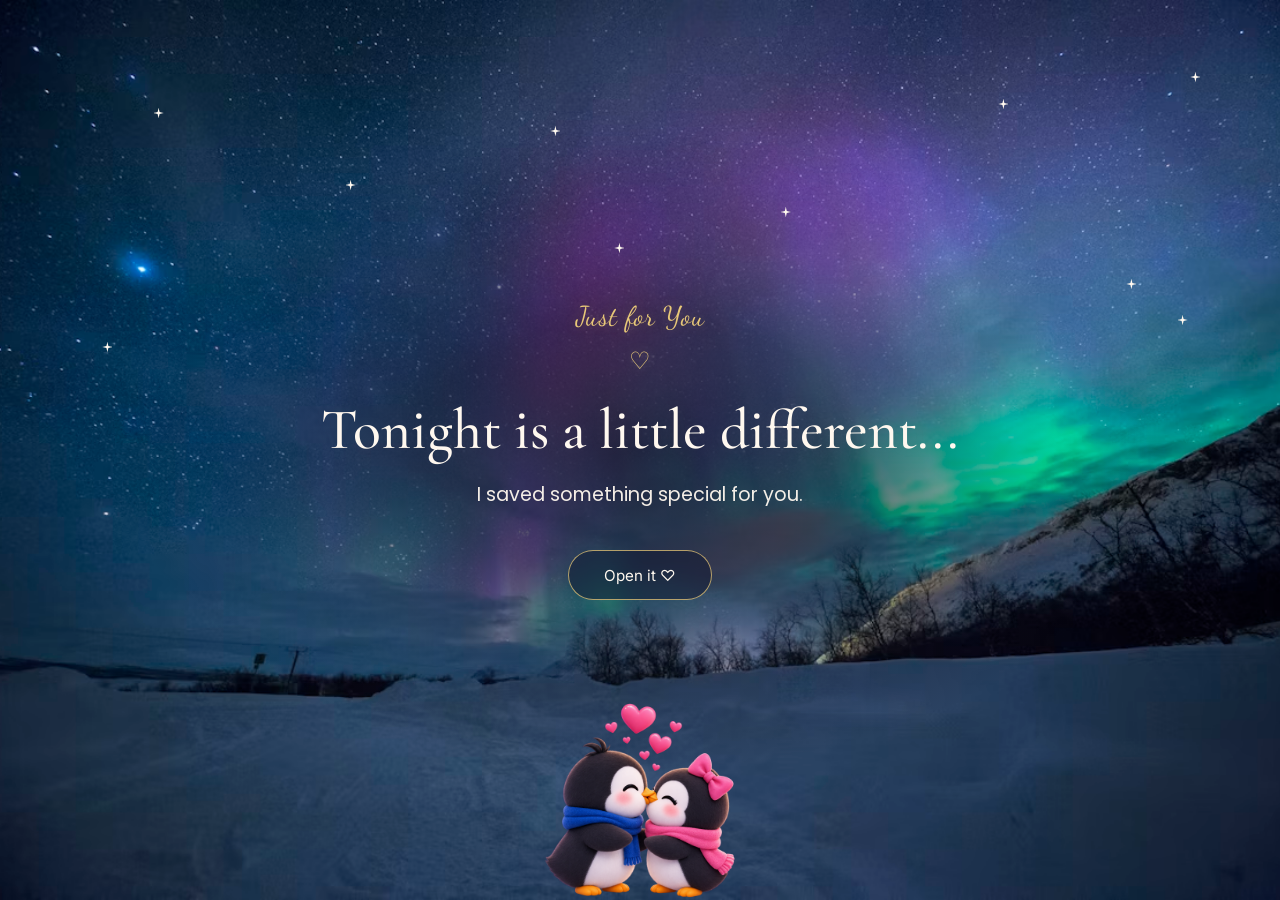
<file: index.html>
<!DOCTYPE html>
<html lang="en">

    <head>
        <meta charset="UTF-8">
        <meta name="viewport" content="width=device-width, initial-scale=1.0">

        <link rel="stylesheet" href="style.css">

        <link rel="preconnect" href="https://fonts.googleapis.com">
        <link rel="preconnect" href="https://fonts.gstatic.com" crossorigin>

        <link href="https://fonts.googleapis.com/css2?family=Cormorant+Garamond:wght@400;500;600&family=DM+Sans:wght@400;500&family=Dancing+Script:wght@400;500;600&family=Inter:wght@400;500&family=Nunito:wght@400;500&family=Poppins:wght@400;500&family=Playfair+Display:wght@400;500;600&display=swap" rel="stylesheet">

        <title>Dakshi's Birthday</title>
    </head>

    <body>

        <main>

            <section class="intro">

                
                <div class="intro-content">

                    <div class="stars" aria-hidden="true">
                        <span></span>
                        <span></span>
                        <span></span>
                        <span></span>
                        <span></span>
                        <span></span>
                        <span></span>
                        <span></span>
                        <span></span>
                        <span></span>
                    </div>

                    <p class="eyebrow">Just for You</p>

                    <p class="intro-heart">♡</p>

                    <h1>
                        Tonight is a little different...
                    </h1>

                    <p class="intro-description">
                        I saved something special for you.
                    </p>

                    <button id="openBirthday">
                        Open it ♡
                    </button>

                </div>

                <div class="penguins" aria-hidden="true">
                    <img src="images/penguins.png" alt="two penguins">
                </div>

            </section>

        </main>

        <script src="script.js"></script>

    </body>

</html>
</file>
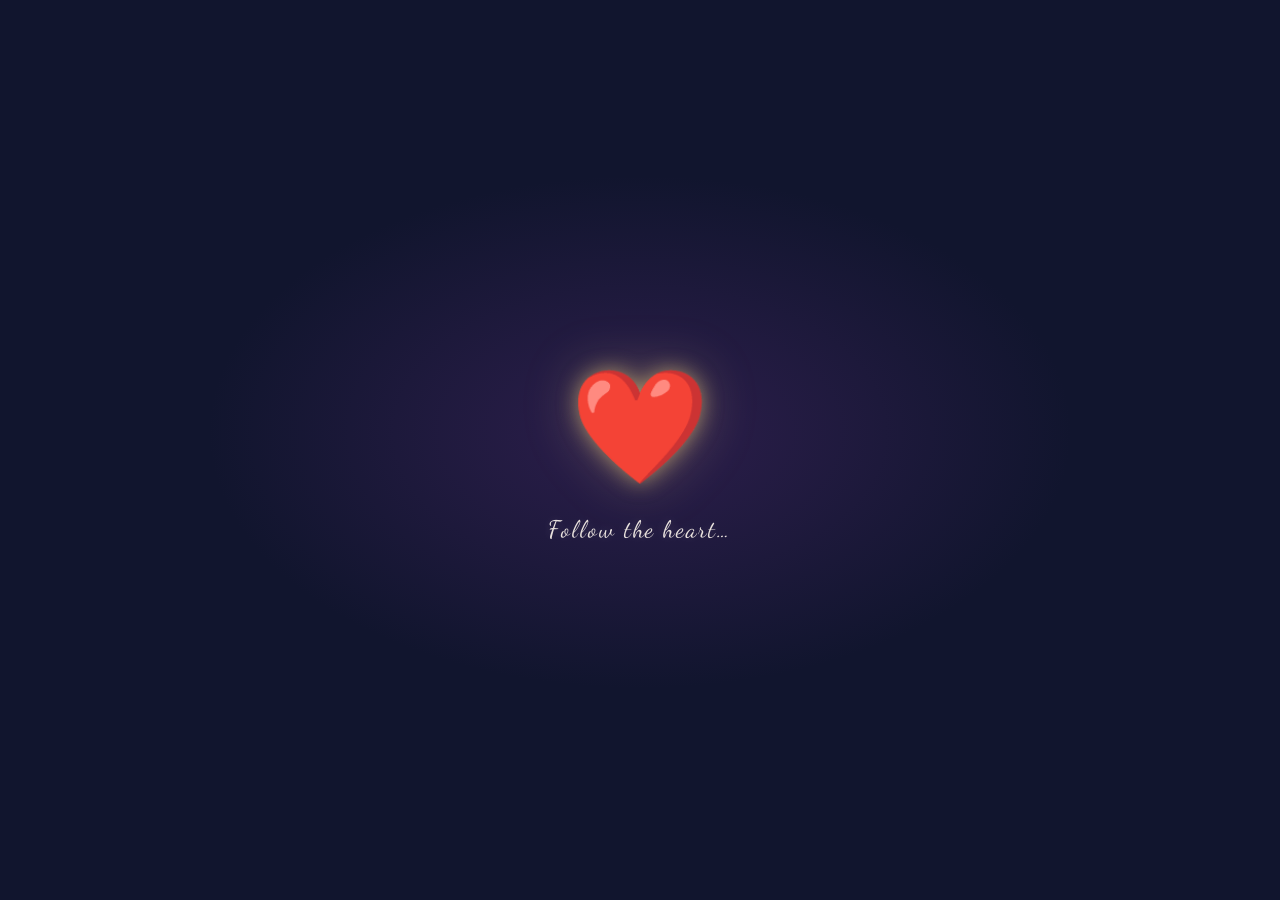
<file: birthday.html>
<!doctype html>
<html lang="en">
  <head>
    <meta charset="UTF-8" />
    <meta name="viewport" content="width=device-width, initial-scale=1.0" />

    <link rel="stylesheet" href="birthday.css" />

    <link rel="preconnect" href="https://fonts.googleapis.com" />
    <link rel="preconnect" href="https://fonts.gstatic.com" crossorigin />

    <link
      href="https://fonts.googleapis.com/css2?family=Cormorant+Garamond:wght@400;500;600&family=Dancing+Script:wght@400;500;600&family=Inter:wght@400;500&family=Nunito:wght@400;500&display=swap"
      rel="stylesheet"
    />

    <title>Happy Birthday Dakshi</title>
  </head>

  <body class="birthday-page">
    <!-- Birthday Music -->
    <audio id="birthday-song" preload="auto">
      <source src="audio/birthday-audio.mp3" type="audio/mpeg" />
    </audio>

    <main>
      <section class="birthday-reveal">

        <!-- =========================
                 CAKE
            ========================== -->

        <div class="cake-container">
          <div class="cake">
            <div class="cake-plate"></div>

            <div class="cake-base">
              <div class="cake-layer cake-layer-bottom"></div>

              <div class="cake-layer cake-layer-middle"></div>

              <div class="cake-layer cake-layer-top"></div>

              <div class="frosting">
                <span></span>
                <span></span>
                <span></span>
              </div>
            </div>

            <div class="candle">
              <div class="flame"></div>
            </div>
          </div>
        </div>

        <!-- FLOATING BALLOONS -->

        <div class="birthday-balloons" aria-hidden="true">
          <div class="balloon balloon-left-1">
            <div class="balloon-shape"></div>
            <div class="balloon-string"></div>
          </div>

          <div class="balloon balloon-left-2">
            <div class="balloon-shape"></div>
            <div class="balloon-string"></div>
          </div>

          <div class="balloon balloon-left-3">
            <div class="balloon-shape"></div>
            <div class="balloon-string"></div>
          </div>

          <div class="balloon balloon-right-1">
            <div class="balloon-shape"></div>
            <div class="balloon-string"></div>
          </div>

          <div class="balloon balloon-right-2">
            <div class="balloon-shape"></div>
            <div class="balloon-string"></div>
          </div>

          <div class="balloon balloon-right-3">
            <div class="balloon-shape"></div>
            <div class="balloon-string"></div>
          </div>
        </div>

        <!-- =========================
                 BIRTHDAY MESSAGE
            ========================== -->

        <div class="birthday-message">
          <h1>Happy Birthday Dakshiiii</h1>
        </div>

        <!-- =========================
                 PARTICLES
            ========================== -->

        <div class="cake-particles" aria-hidden="true">
          <span></span>
          <span></span>
          <span></span>
          <span></span>
          <span></span>
          <span></span>
          <span></span>
          <span></span>
          <span></span>
          <span></span>
          <span></span>
          <span></span>
          <span></span>
          <span></span>
          <span></span>
          <span></span>
          <span></span>
          <span></span>
          <span></span>
          <span></span>
        </div>
        
      </section>

      <!-- Heart Reveal -->

      <!-- Floating / falling hearts -->
      <div class="heart-sprinkle" aria-hidden="true">
        <span>♥</span>
        <span>♡</span>
        <span>💗</span>
        <span>♥</span>
        <span>💜</span>
        <span>♡</span>
        <span>💕</span>
        <span>♥</span>
        <span>💗</span>
        <span>♡</span>
        <span>💜</span>
        <span>♥</span>
        <span>💕</span>
        <span>♡</span>
        <span>💗</span>
        <span>♥</span>
        <span>💜</span>
        <span>♡</span>
        <span>💕</span>
        <span>♥</span>
        <span>💗</span>
        <span>♡</span>
        <span>♥</span>
        <span>💜</span>
        <span>💕</span>
        <span>♡</span>
        <span>💗</span>
        <span>♥</span>
        <span>♡</span>
      </div>

      <div class="heart-reveal" aria-hidden="true">
        <div class="heart-glow"></div>

        <button class="heart-button" type="button">
          <span class="heart-shape">❤️</span>
        </button>

        <p class="heart-prompt">Follow the heart…</p>
      </div>
    </main>

    <script src="script.js"></script>
  </body>
</html>
</file>
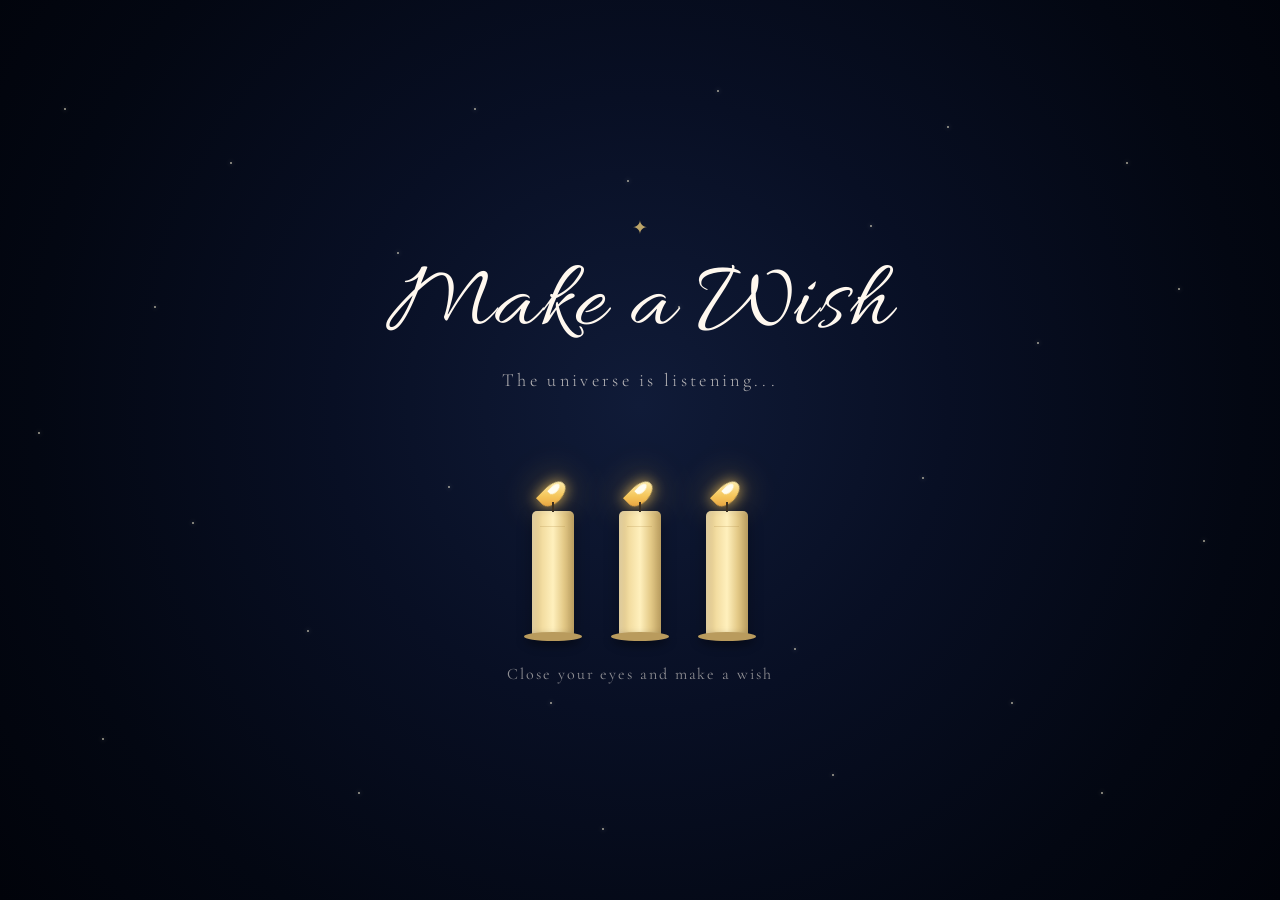
<file: final.html>
<!DOCTYPE html>
<html lang="en">
<head>
    <meta charset="UTF-8">
    <meta name="viewport" content="width=device-width, initial-scale=1.0">

    <title>Make a Wish</title>

    <link rel="preconnect" href="https://fonts.googleapis.com">
    <link rel="preconnect" href="https://fonts.gstatic.com" crossorigin>

    <link
        href="https://fonts.googleapis.com/css2?family=Allura&family=Cormorant+Garamond:wght@300;400;500&display=swap"
        rel="stylesheet"
    >

    <link rel="stylesheet" href="final.css">
</head>

<body>

    <!-- =================================
         STAR BACKGROUND
    ================================== -->

    <div class="stars" aria-hidden="true">

        <span></span>
        <span></span>
        <span></span>
        <span></span>
        <span></span>
        <span></span>
        <span></span>
        <span></span>
        <span></span>
        <span></span>

        <span></span>
        <span></span>
        <span></span>
        <span></span>
        <span></span>
        <span></span>
        <span></span>
        <span></span>
        <span></span>
        <span></span>

        <span></span>
        <span></span>
        <span></span>
        <span></span>
        <span></span>
        <span></span>
        <span></span>
        <span></span>

    </div>


    <!-- =================================
         SHOOTING STAR
    ================================== -->

    <div class="shooting-star" aria-hidden="true"></div>


    <!-- =================================
         MAIN PAGE
    ================================== -->

    <main class="birthday-page">

        <section class="wish-section">


            <!-- =================================
                 INITIAL SCENE
            ================================== -->

            <div class="wish-content" id="wishContent">

                <div class="top-star">
                    ✦
                </div>

                <h1>
                    Make a Wish
                </h1>

                <p class="subtitle">
                    The universe is listening...
                </p>


                <!-- =================================
                     CANDLES
                ================================== -->

                <div class="candles" id="candles">

                    <!-- Candle 1 -->

                    <button
                        class="candle-wrapper"
                        type="button"
                        aria-label="Blow out candle"
                    >

                        <span class="flame"></span>

                        <span class="candle">
                            <span class="wax-detail"></span>
                        </span>

                        <span class="candle-base"></span>

                    </button>


                    <!-- Candle 2 -->

                    <button
                        class="candle-wrapper candle-middle"
                        type="button"
                        aria-label="Blow out candle"
                    >

                        <span class="flame"></span>

                        <span class="candle">
                            <span class="wax-detail"></span>
                        </span>

                        <span class="candle-base"></span>

                    </button>


                    <!-- Candle 3 -->

                    <button
                        class="candle-wrapper"
                        type="button"
                        aria-label="Blow out candle"
                    >

                        <span class="flame"></span>

                        <span class="candle">
                            <span class="wax-detail"></span>
                        </span>

                        <span class="candle-base"></span>

                    </button>

                </div>


                <p class="instruction">
                    Close your eyes and make a wish
                </p>

            </div>


            <!-- =================================
                 FINAL MESSAGE
            ================================== -->

            <div
                class="final-message"
                id="finalMessage"
            >

                <div class="message-star">
                    ✦
                </div>

                <h2>
                    Your wish is out there
                </h2>

                <p>
                    May this year bring you beautiful moments,
                    unexpected adventures, and countless reasons
                    to smile.
                </p>

                <div class="birthday-name">

                    Happy Birthday

                    <span>
                        Dakshiiii
                    </span>

                </div>

                <div class="message-star bottom">
                    ✦
                </div>

            </div>

        </section>

    </main>


    <script src="final.js"></script>

</body>
</html>
</file>
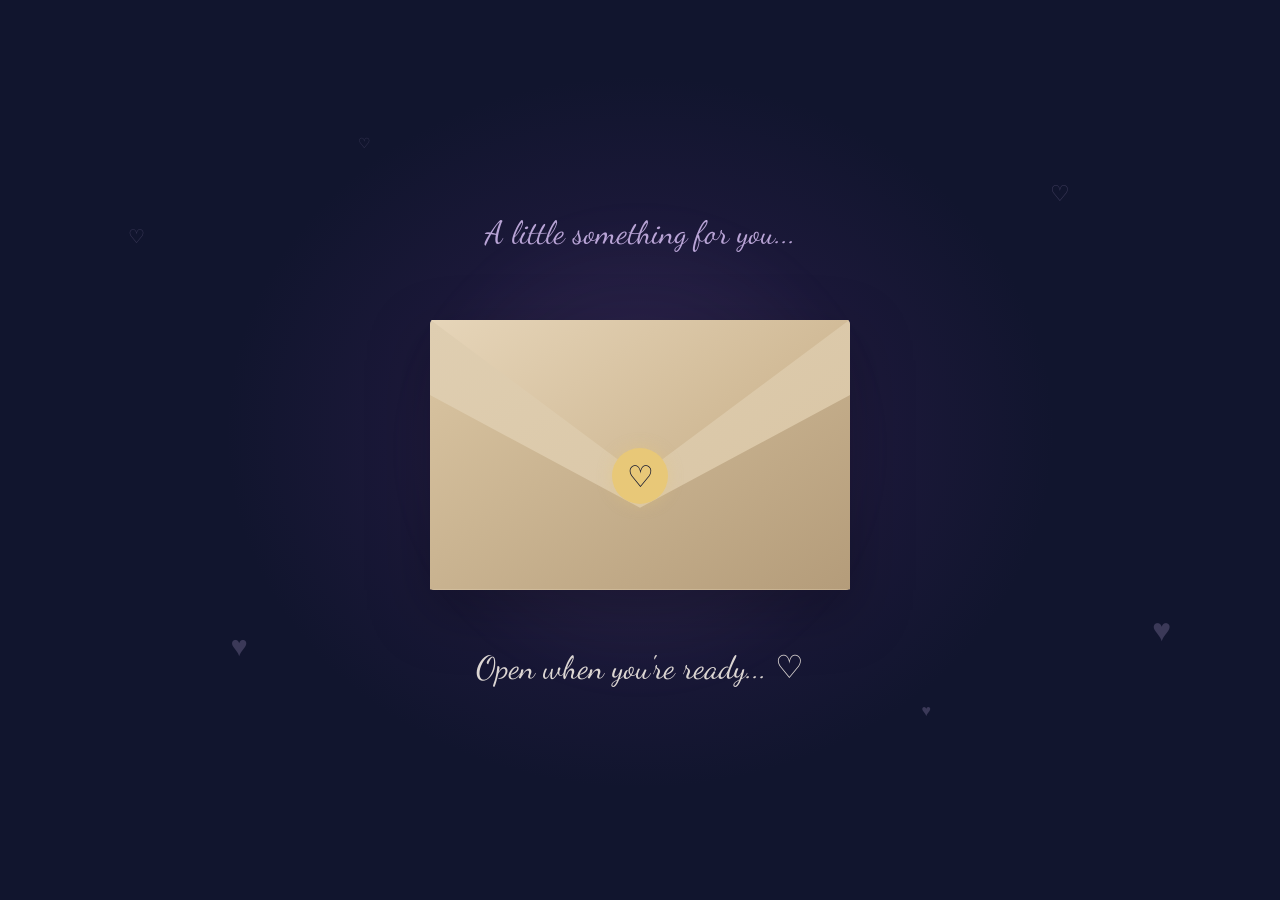
<file: message.html>
<!DOCTYPE html>
<html lang="en">

<head>

    <meta charset="UTF-8">
    <meta name="viewport" content="width=device-width, initial-scale=1.0">

    <link rel="stylesheet" href="message.css">

    <link rel="preconnect" href="https://fonts.googleapis.com">
    <link rel="preconnect" href="https://fonts.gstatic.com" crossorigin>

    <link
        href="https://fonts.googleapis.com/css2?family=Cormorant+Garamond:wght@400;500;600&family=Dancing+Script:wght@400;500;600&family=Inter:wght@400;500&family=Nunito:wght@400;500&display=swap"
        rel="stylesheet">

    <title>A Letter For You</title>

</head>


<body>

        <audio id="backgroundMusic" preload="auto" loop>
            <source src="audio/thousand_years.mp3" type="audio/mpeg">
        </audio>

        <main>

        <section class="message-page">

            <!-- Background glow -->
            <div class="message-glow"></div>


            <!-- Small floating hearts -->
            <div class="message-hearts" aria-hidden="true">

                <span>♡</span>
                <span>♥</span>
                <span>♡</span>
                <span>♥</span>
                <span>♡</span>
                <span>♥</span>

            </div>

            <!-- Fireflies -->
            <div class="fireflies" aria-hidden="true">

                <span class="firefly f1"></span>
                <span class="firefly f2"></span>
                <span class="firefly f3"></span>
                <span class="firefly f4"></span>
                <span class="firefly f5"></span>
                <span class="firefly f6"></span>
                <span class="firefly f7"></span>
                <span class="firefly f8"></span>
                <span class="firefly f9"></span>
                <span class="firefly f10"></span>
                <span class="firefly f11"></span>
                <span class="firefly f12"></span>

                <span class="firefly f13"></span>
                <span class="firefly f14"></span>
                <span class="firefly f15"></span>
                <span class="firefly f16"></span>
                <span class="firefly f17"></span>
                <span class="firefly f18"></span>
                <span class="firefly f19"></span>
                <span class="firefly f20"></span>
                <span class="firefly f21"></span>
                <span class="firefly f22"></span>
                <span class="firefly f23"></span>
                <span class="firefly f24"></span>

                <span class="firefly f25"></span>
                <span class="firefly f26"></span>
                <span class="firefly f27"></span>
                <span class="firefly f28"></span>
                <span class="firefly f29"></span>
                <span class="firefly f30"></span>

            </div>


            <!-- Envelope area -->

            <div class="letter-scene">


                <!-- Small introduction -->

                <p class="letter-eyebrow">
                    A little something for you...
                </p>


                <!-- Envelope -->

                <button
                    class="envelope-button"
                    id="openLetter"
                    type="button"
                    aria-label="Open the letter">

                    <div class="envelope">


                        <!-- Letter -->

                        <div class="letter">

                            <div class="letter-content">

                                <p class="letter-small">
                                    For you,
                                </p>

                                <h1>
                                    Dakshiiii
                                </h1>

                                <div class="letter-line"></div>

                                <div class="personal-message">

                                    <p>
                                        I hope this year brings you happiness, beautiful moments, and everything your heart wishes for.
                                    </p>

                                    <p>
                                        Keep smiling, keep dreaming, and never stop being you.
                                    </p>

                                    <p>
                                        Happy Birthday to someone
                                        who holds a very special
                                        place in my heart.
                                    </p>

                                </div>

                                <p class="letter-signature">
                                    With love ♡
                                </p>

                            </div>

                        </div>


                        <!-- Envelope back -->

                        <div class="envelope-back"></div>


                        <!-- Envelope front -->

                        <div class="envelope-front"></div>


                        <!-- Envelope flap -->

                        <div class="envelope-flap"></div>


                        <!-- Heart seal -->

                        <div class="envelope-seal">
                            ♡
                        </div>


                    </div>

                </button>


                <!-- Hint -->

                <p class="open-hint">
                    Open when you're ready... ♡
                </p>

            </div>

            <!-- =========================================
                 JOURNEY FIREFLY GUIDE
            ========================================== -->

            <div class="journey-guide">

                <div class="guide-firefly">
                    🐝
                </div>

                <a href="vault.html" class="journey-button">
                    Memories
                    <span>→</span>
                </a>

            </div>


        </section>

    </main>


    <script src="script.js"></script>

</body>

</html>
</file>
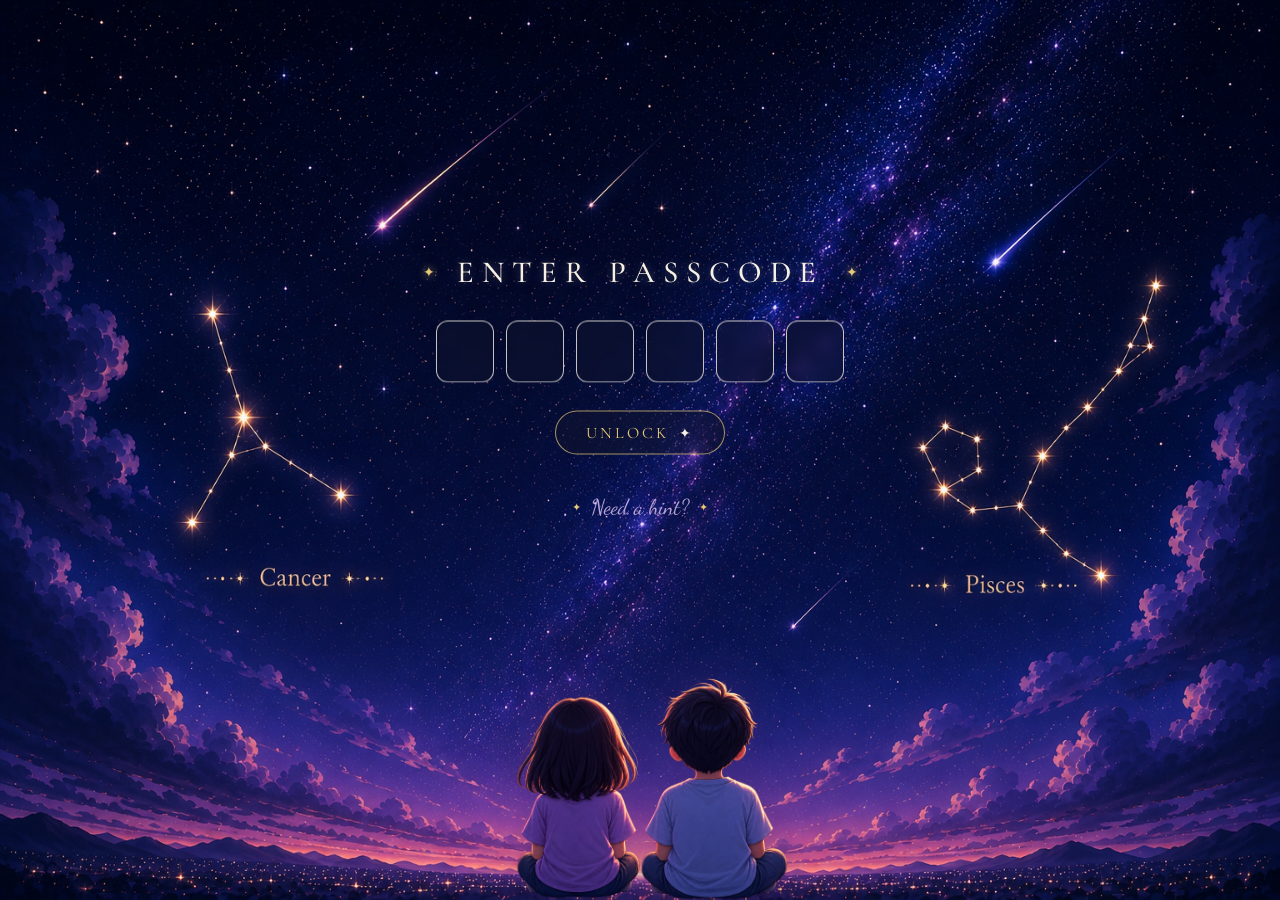
<file: vault.html>
<!DOCTYPE html>
<html lang="en">

<head>

    <meta charset="UTF-8">

    <meta
        name="viewport"
        content="width=device-width, initial-scale=1.0"
    >

    <title>Memory Vault</title>


    <!-- =========================
         GOOGLE FONTS
    ========================== -->

    <link rel="preconnect" href="https://fonts.googleapis.com">

    <link
        rel="preconnect"
        href="https://fonts.gstatic.com"
        crossorigin
    >

    <link
        href="https://fonts.googleapis.com/css2?family=Cormorant+Garamond:wght@400;500;600&family=Dancing+Script:wght@400;500;600&display=swap"
        rel="stylesheet"
    >


    <!-- =========================
         VAULT CSS
    ========================== -->

    <link
        rel="stylesheet"
        href="vault.css"
    >

</head>


<body>

    <!-- =========================================
        BACKGROUND MUSIC
    ========================================= -->

    <div class="music-player">

        <audio
            id="vaultMusic"
            loop
            preload="auto"
        >
            <source
                src="audio/vault-audio.mp3"
                type="audio/mpeg"
            >
        </audio>

    </div>


    <!-- =====================================
         MEMORY VAULT
    ====================================== -->

    <main class="vault-page">


        <!-- =================================
             BACKGROUND IMAGE
        ================================== -->

        <div
            class="vault-background"
            aria-hidden="true"
        ></div>


        <!-- =================================
             DARK / PURPLE ATMOSPHERE
        ================================== -->

        <div
            class="vault-overlay"
            aria-hidden="true"
        ></div>


        <!-- =================================
             CENTER CONTENT
        ================================== -->

        <section class="vault-content">


            <!-- =================================
                 ENTER PASSCODE HEADING
            ================================== -->

            <div class="passcode-heading">

                <span class="heading-star">
                    ✦
                </span>

                <h1>
                    ENTER PASSCODE
                </h1>

                <span class="heading-star">
                    ✦
                </span>

            </div>


            <!-- =================================
                 PASSCODE
            ================================== -->

            <div class="passcode-container">


                <div
                    class="passcode-inputs"
                    id="passcodeInputs"
                >

                    <input
                        class="code-input"
                        type="password"
                        maxlength="1"
                        inputmode="numeric"
                        autocomplete="off"
                        aria-label="Passcode digit 1"
                    >

                    <input
                        class="code-input"
                        type="password"
                        maxlength="1"
                        inputmode="numeric"
                        autocomplete="off"
                        aria-label="Passcode digit 2"
                    >

                    <input
                        class="code-input"
                        type="password"
                        maxlength="1"
                        inputmode="numeric"
                        autocomplete="off"
                        aria-label="Passcode digit 3"
                    >

                    <input
                        class="code-input"
                        type="password"
                        maxlength="1"
                        inputmode="numeric"
                        autocomplete="off"
                        aria-label="Passcode digit 4"
                    >

                    <input
                        class="code-input"
                        type="password"
                        maxlength="1"
                        inputmode="numeric"
                        autocomplete="off"
                        aria-label="Passcode digit 5"
                    >

                    <input
                        class="code-input"
                        type="password"
                        maxlength="1"
                        inputmode="numeric"
                        autocomplete="off"
                        aria-label="Passcode digit 6"
                    >

                </div>


                <!-- =================================
                     UNLOCK BUTTON
                ================================== -->

                <button
                    id="unlockButton"
                    class="unlock-button"
                    type="button"
                >

                    <span>
                        UNLOCK
                    </span>

                    <span class="unlock-symbol">
                        ✦
                    </span>

                </button>

            </div>


            <!-- =================================
                 HINT
            ================================== -->

            <button
                id="hintButton"
                class="hint-button"
                type="button"
            >

                <span>✦</span>

                Need a hint?

                <span>✦</span>

            </button>


            <!-- =================================
                 HINT MESSAGE
            ================================== -->

            <p
                id="hintText"
                class="hint-text"
            ></p>


            <!-- =================================
                 WRONG / SUCCESS MESSAGE
            ================================== -->

            <p
                id="vaultMessage"
                class="vault-message"
            ></p>


        </section>


        <!-- =================================
             TWO PEOPLE WATCHING THE SKY
        ================================== -->

        <section
            class="watching-sky"
            aria-hidden="true"
        >

            <img
                src="images/passcode-mascot.png"
                alt=""
                class="vault-mascots"
            >

        </section>


        <!-- =================================
             UNLOCK EFFECT
        ================================== -->

        <div
            id="unlockOverlay"
            class="unlock-overlay"
            aria-hidden="true"
        >

            <div class="unlock-sparkles">

                <span>✦</span>
                <span>✧</span>
                <span>✦</span>
                <span>✧</span>
                <span>✦</span>
                <span>✧</span>
                <span>✦</span>

            </div>

        </div>


    </main>


    <!-- =====================================
         JAVASCRIPT
    ====================================== -->

    <script src="vault.js"></script>

</body>

</html>
</file>
<file: style.css>
:root {
    /* Colors */
    --midnight-navy: #11152E;
    --deep-purple: #4B286D;
    --lavender: #B9A4D6;
    --champagne-gold: #E8C878;
    --warm-white: #FFF8EF;

    /* Typography */
    --font-heading-primary: "Cormorant Garamond", serif;
    --font-heading-secondary: "Playfair Display", serif;
    --font-accent: "Dancing Script", cursive;
    --font-body: "Poppins", sans-serif;
    --font-soft: "Nunito", sans-serif;
    --font-ui: "Inter", sans-serif;
}


/* =========================
   RESET
========================= */

* {
    margin: 0;
    padding: 0;
    box-sizing: border-box;
}


/* =========================
   PAGE
========================= */

body {
    background-color: var(--midnight-navy);
    color: var(--warm-white);
    font-family: var(--font-body);
    min-height: 100vh;
}


/* =========================
   INTRO
========================= */

.intro {
    min-height: 100vh;

    position: relative;
    overflow: hidden;

    background-image: url("images/background.avif");
    background-size: cover;
    background-position: center;
    background-repeat: no-repeat;
}


/* =========================
   CENTER DARK OVERLAY
========================= */

.intro::before {
    content: "";

    position: absolute;
    inset: 0;

    background:
        radial-gradient(
            ellipse 48% 42% at 50% 50%,
            rgba(8, 11, 30, 0.82) 0%,
            rgba(8, 11, 30, 0.62) 35%,
            rgba(8, 11, 30, 0.28) 60%,
            transparent 85%
        );

    z-index: 1;

    pointer-events: none;
}

/* =========================
   CONTENT LAYER
========================= */

.intro-content {
    position: relative;

    z-index: 2;

    min-height: 100vh;

    display: flex;
    flex-direction: column;

    align-items: center;
    justify-content: center;

    text-align: center;

    padding: 2rem;
}

/* =========================
   SPARKLING STARS
========================= */

.stars {
    position: absolute;
    inset: 0;

    z-index: 2;

    pointer-events: none;
}

.stars span {
    position: absolute;

    width: 10px;
    height: 10px;

    background: var(--warm-white);

    clip-path: polygon(
        50% 0%,
        60% 40%,
        100% 50%,
        60% 60%,
        50% 100%,
        40% 60%,
        0% 50%,
        40% 40%
    );

    box-shadow:
        0 0 8px var(--warm-white),
        0 0 16px rgba(232, 200, 120, 0.65);

    animation: twinkle 3s ease-in-out infinite;
}


/* STAR POSITIONS */

.stars span:nth-child(1) {
    top: 12%;
    left: 12%;
}

.stars span:nth-child(2) {
    top: 20%;
    left: 27%;
    animation-delay: 1s;
}

.stars span:nth-child(3) {
    top: 14%;
    left: 43%;
    animation-delay: 2s;
}

.stars span:nth-child(4) {
    top: 23%;
    left: 61%;
    animation-delay: 0.5s;
}

.stars span:nth-child(5) {
    top: 11%;
    left: 78%;
    animation-delay: 1.5s;
}

.stars span:nth-child(6) {
    top: 31%;
    left: 88%;
    animation-delay: 2.5s;
}

.stars span:nth-child(7) {
    top: 38%;
    left: 8%;
    animation-delay: 1.2s;
}

.stars span:nth-child(8) {
    top: 35%;
    left: 92%;
    animation-delay: 0.8s;
}

.stars span:nth-child(9) {
    top: 8%;
    left: 93%;
    animation-delay: 1.8s;
}

.stars span:nth-child(10) {
    top: 27%;
    left: 48%;
    animation-delay: 2.2s;
}


/* =========================
   TWINKLE ANIMATION
========================= */

@keyframes twinkle {

    0%,
    100% {
        opacity: 0.25;
        transform: scale(0.7);
    }

    50% {
        opacity: 1;
        transform: scale(1.5);
    }
}

/* =========================
   EYEBROW
========================= */

.eyebrow {
    font-family: var(--font-accent);

    font-size: 1.7rem;

    color: var(--champagne-gold);

    margin-bottom: 0.6rem;

    letter-spacing: 0.03em;

    text-shadow:
        0 0 12px rgba(232, 200, 120, 0.25);
}


/* =========================
   HEART
========================= */

.intro-heart {
    font-size: 1.5rem;

    color: var(--champagne-gold);

    margin-bottom: 1.4rem;

    text-shadow:
        0 0 12px rgba(232, 200, 120, 0.35);
}


/* =========================
   MAIN HEADING
========================= */

.intro h1 {
    font-family: var(--font-heading-primary);

    font-size: clamp(2.8rem, 4.5vw, 4.5rem);

    font-weight: 500;

    line-height: 1.05;

    text-align: center;

    margin-bottom: 1.2rem;

    text-shadow:
        0 0 20px rgba(255, 248, 239, 0.08);
}


/* =========================
   DESCRIPTION
========================= */

.intro-description {
    font-family: var(--font-body);

    font-size: 1.2rem;

    line-height: 1.6;

    text-align: center;

    margin-bottom: 2.5rem;

    opacity: 0.95;
}


/* =========================
   BUTTON
========================= */

.intro button {
    font-family: var(--font-ui);

    font-size: 0.95rem;

    padding: 0.9rem 2.2rem;

    color: var(--warm-white);

    background: rgba(17, 21, 46, 0.45);

    border: 1px solid rgba(232, 200, 120, 0.75);

    border-radius: 50px;

    backdrop-filter: blur(10px);

    cursor: pointer;

    animation: buttonGlow 3s ease-in-out infinite;

    transition:
        transform 0.3s ease,
        box-shadow 0.3s ease,
        background 0.3s ease;
}


.intro button:hover {
    transform: translateY(-3px);

    background: rgba(75, 40, 109, 0.55);

    box-shadow:
        0 0 20px rgba(232, 200, 120, 0.30),
        0 0 45px rgba(232, 200, 120, 0.12);
}

@keyframes buttonGlow {

    0%, 100% {
        box-shadow:
            0 0 0 rgba(232, 200, 120, 0);
    }

    50% {
        box-shadow:
            0 0 14px rgba(232, 200, 120, 0.25),
            0 0 30px rgba(232, 200, 120, 0.10);
    }

}

/* =========================
   PENGUIN
========================= */
.penguins {
    position: absolute;
    
    bottom: -300px;
    left: 50%;

    transform: translateX(-50%);

    z-index: 3;

    animation: penguinPopUp 3.5s ease-out forwards;
}

.penguins img {
    width: 300px;
    display: block;
}

@keyframes penguinPopUp {

    from {
        bottom: -300px;
    }

    to {
        bottom: 0;
    }

}

/* =========================
   MOBILE
========================= */

@media (max-width: 600px) {

    .intro h1 {
        font-size: 2.7rem;
    }

    .eyebrow {
        font-size: 1.4rem;
    }

    .intro-description {
        font-size: 0.9rem;

        padding: 0 1.5rem;
    }
}
</file>
<file: birthday.css>
:root {
    --midnight-navy: #11152E;
    --deep-purple: #4B286D;
    --lavender: #B9A4D6;
    --champagne-gold: #E8C878;
    --warm-white: #FFF8EF;

    --cake-cream: #FFF4E8;
    --cake-brown: #A87962;
    --cake-brown-light: #C99D82;

    --font-heading: "Cormorant Garamond", serif;
    --font-accent: "Dancing Script", cursive;
    --font-body: "Nunito", sans-serif;
    --font-ui: "Inter", sans-serif;
}


/* =========================
   RESET
========================= */

* {
    margin: 0;
    padding: 0;
    box-sizing: border-box;
}


html,
body {
    width: 100%;
    min-height: 100%;
}


body {
    min-height: 100vh;

    background: var(--midnight-navy);

    color: var(--warm-white);

    font-family: var(--font-body);

    overflow: hidden;
}


/* =========================
   BIRTHDAY SCENE
========================= */

.birthday-reveal {
    width: 100%;
    min-height: 100vh;

    position: relative;

    overflow: hidden;

    display: flex;
    align-items: center;
    justify-content: center;

    background:
        radial-gradient(
            ellipse 45% 38% at 50% 48%,
            rgba(75, 40, 109, 0.48),
            transparent 75%
        ),
        var(--midnight-navy);
}


/* =========================
   CAKE CONTAINER
========================= */

.cake-container {
    position: absolute;

    left: 50%;
    top: 50%;

    transform: translate(-50%, -58%);

    width: 230px;
    height: 210px;

    z-index: 3;
}


/* =========================
   CAKE
========================= */

.cake {
    position: relative;

    width: 230px;
    height: 210px;
}


/* =========================
   CAKE PLATE
========================= */

.cake-plate {
    position: absolute;

    left: 50%;
    bottom: 0;

    width: 190px;
    height: 12px;

    border-radius: 50%;

    background:
        linear-gradient(
            to bottom,
            #eee4ed,
            #c5b4ce
        );

    box-shadow:
        0 4px 8px rgba(0, 0, 0, 0.25);

    z-index: 1;

    opacity: 0;

    transform:
        translateX(-50%)
        translateY(-350px);

    animation:
        plateDrop 1.5s cubic-bezier(0.16, 1, 0.3, 1)
        forwards;

    animation-delay: 0.5s;
}


/* =========================
   CAKE BASE
========================= */

.cake-base {
    position: absolute;

    left: 50%;
    bottom: 9px;

    transform: translateX(-50%);

    width: 170px;
    height: 125px;
}


/* =========================
   CAKE LAYERS
========================= */

.cake-layer {
    position: absolute;

    left: 50%;

    border-radius: 5px;

    box-shadow:
        inset 0 -5px 8px rgba(70, 40, 30, 0.12);

    opacity: 0;

    transform:
        translateX(-50%)
        translateY(-350px);

    animation:
        cakePieceDrop 1.5s cubic-bezier(0.16, 1, 0.3, 1)
        forwards;
}


/* Bottom layer */

.cake-layer-bottom {
    bottom: 0;

    width: 170px;
    height: 48px;

    background:
        linear-gradient(
            to bottom,
            var(--cake-brown-light),
            var(--cake-brown)
        );

    animation-delay: 1.6s;
}


/* Middle layer */

.cake-layer-middle {
    bottom: 42px;

    width: 160px;
    height: 44px;

    background:
        linear-gradient(
            to bottom,
            #D8AE96,
            #B9856B
        );

    animation-delay: 2.8s;
}


/* Top layer */

.cake-layer-top {
    bottom: 81px;

    width: 150px;
    height: 42px;

    background:
        linear-gradient(
            to bottom,
            #E4BFA7,
            #C7967D
        );

    animation-delay: 4s;
}


/* =========================
   FROSTING
========================= */

.frosting {
    position: absolute;

    left: 50%;
    bottom: 108px;

    width: 155px;
    height: 22px;

    background: var(--cake-cream);

    border-radius: 10px 10px 6px 6px;

    box-shadow:
        0 2px 5px rgba(0, 0, 0, 0.1);

    z-index: 5;

    opacity: 0;

    transform:
        translateX(-50%)
        translateY(-350px);

    animation:
        frostingDrop 1.4s cubic-bezier(0.16, 1, 0.3, 1)
        forwards;

    animation-delay: 5.2s;
}


/* =========================
   FROSTING DRIPS
========================= */

.frosting span {
    position: absolute;

    top: 12px;

    width: 16px;

    background: var(--cake-cream);

    border-radius: 0 0 9px 9px;
}


.frosting span:nth-child(1) {
    left: 28px;
    height: 17px;
}


.frosting span:nth-child(2) {
    left: 70px;
    height: 12px;
}


.frosting span:nth-child(3) {
    right: 27px;
    height: 18px;
}


/* =========================
   CANDLE
========================= */

.candle {
    position: absolute;

    left: 50%;
    bottom: 138px;

    width: 9px;
    height: 42px;

    border-radius: 4px;

    background:
        repeating-linear-gradient(
            135deg,
            #F5D887 0px,
            #F5D887 4px,
            #FFF1B5 4px,
            #FFF1B5 7px
        );

    z-index: 7;

    opacity: 0;

    transform:
        translateX(-50%)
        translateY(-350px);

    animation:
        candleDrop 1.4s cubic-bezier(0.16, 1, 0.3, 1)
        forwards;

    animation-delay: 6.4s;
}


/* =========================
   FLAME
========================= */

.flame {
    position: absolute;

    left: 50%;
    top: -18px;

    width: 13px;
    height: 19px;

    background:
        radial-gradient(
            ellipse at center bottom,
            #FFF7B0 0%,
            #FFD35A 45%,
            #F39A3D 75%,
            transparent 76%
        );

    border-radius:
        50% 50% 50% 50% /
        65% 65% 35% 35%;

    filter:
        drop-shadow(0 0 5px #FFD45A);

    z-index: 8;

    opacity: 0;

    transform:
        translateX(-50%)
        scale(0.2);

    animation:
        flameAppear 1s ease-out forwards;

    animation-delay: 7.8s;

    transform-origin: bottom center;
}


/* =========================
   PLATE DROP
========================= */

@keyframes plateDrop {

    0% {
        opacity: 0;

        transform:
            translateX(-50%)
            translateY(-350px);

        filter: blur(6px);
    }

    70% {
        opacity: 1;

        transform:
            translateX(-50%)
            translateY(8px);

        filter: blur(0);
    }

    86% {
        transform:
            translateX(-50%)
            translateY(-3px);
    }

    100% {
        opacity: 1;

        transform:
            translateX(-50%)
            translateY(0);
    }
}


/* =========================
   CAKE LAYER DROP
========================= */

@keyframes cakePieceDrop {

    0% {
        opacity: 0;

        transform:
            translateX(-50%)
            translateY(-350px);

        filter: blur(6px);
    }

    70% {
        opacity: 1;

        transform:
            translateX(-50%)
            translateY(8px);

        filter: blur(0);
    }

    86% {
        transform:
            translateX(-50%)
            translateY(-3px);
    }

    100% {
        opacity: 1;

        transform:
            translateX(-50%)
            translateY(0);
    }
}


/* =========================
   FROSTING DROP
========================= */

@keyframes frostingDrop {

    0% {
        opacity: 0;

        transform:
            translateX(-50%)
            translateY(-350px)
            rotate(-2deg);

        filter: blur(6px);
    }

    70% {
        opacity: 1;

        transform:
            translateX(-50%)
            translateY(7px)
            rotate(1deg);

        filter: blur(0);
    }

    86% {
        transform:
            translateX(-50%)
            translateY(-3px)
            rotate(0deg);
    }

    100% {
        opacity: 1;

        transform:
            translateX(-50%)
            translateY(0)
            rotate(0deg);
    }
}


/* =========================
   CANDLE DROP
========================= */

@keyframes candleDrop {

    0% {
        opacity: 0;

        transform:
            translateX(-50%)
            translateY(-350px)
            rotate(-3deg);

        filter: blur(6px);
    }

    70% {
        opacity: 1;

        transform:
            translateX(-50%)
            translateY(6px)
            rotate(2deg);

        filter: blur(0);
    }

    86% {
        transform:
            translateX(-50%)
            translateY(-3px)
            rotate(-1deg);
    }

    100% {
        opacity: 1;

        transform:
            translateX(-50%)
            translateY(0)
            rotate(0deg);
    }
}


/* =========================
   FLAME APPEAR
========================= */

@keyframes flameAppear {

    0% {
        opacity: 0;

        transform:
            translateX(-50%)
            scale(0.2);
    }

    55% {
        opacity: 1;

        transform:
            translateX(-50%)
            scale(1.15);
    }

    80% {
        transform:
            translateX(-50%)
            scale(0.95);
    }

    100% {
        opacity: 1;

        transform:
            translateX(-50%)
            scale(1);
    }
}


/* =========================
   BIRTHDAY MESSAGE
========================= */

.birthday-message {
    position: absolute;

    left: 50%;
    top: calc(50% + 145px);

    width: 100%;

    text-align: center;

    z-index: 10;

    opacity: 0;

    transform:
        translateX(-50%)
        translateY(25px);

    animation:
        birthdayTextReveal 1.5s ease-out forwards;

    animation-delay: 9s;
}


.birthday-message h1 {
    font-family: var(--font-accent);

    font-size: clamp(1.8rem, 3.5vw, 2.8rem);

    font-weight: 500;

    color: var(--champagne-gold);

    text-shadow:
        0 0 10px rgba(232, 200, 120, 0.2);
}


/* =========================
   BIRTHDAY TEXT REVEAL
========================= */

@keyframes birthdayTextReveal {

    0% {
        opacity: 0;

        transform:
            translateX(-50%)
            translateY(25px);

        filter: blur(10px);
    }

    60% {
        opacity: 1;

        transform:
            translateX(-50%)
            translateY(-3px);

        filter: blur(0);
    }

    100% {
        opacity: 1;

        transform:
            translateX(-50%)
            translateY(0);

        filter: blur(0);
    }
}


/* =========================
   PARTICLES
========================= */

.cake-particles {
    position: absolute;

    inset: 0;

    pointer-events: none;

    z-index: 8;

    overflow: hidden;
}


.cake-particles span {
    position: absolute;

    top: -20px;

    width: 5px;
    height: 5px;

    border-radius: 50%;

    background: var(--warm-white);

    box-shadow:
        0 0 6px rgba(255, 248, 239, 0.8),
        0 0 12px rgba(185, 164, 214, 0.45);

    opacity: 0;

    animation:
        particleFall var(--particle-speed)
        linear infinite;

    animation-delay: var(--particle-delay);
}



/* =========================
   PARTICLE POSITIONS
========================= */


.cake-particles span:nth-child(1) {
    left: 32%;
    --particle-speed: 5.5s;
    --particle-delay: 0s;
}

.cake-particles span:nth-child(2) {
    left: 38%;
    --particle-speed: 6.5s;
    --particle-delay: 1.4s;
}

.cake-particles span:nth-child(3) {
    left: 44%;
    --particle-speed: 5s;
    --particle-delay: 2.3s;
}

.cake-particles span:nth-child(4) {
    left: 49%;
    --particle-speed: 7s;
    --particle-delay: 0.8s;
}

.cake-particles span:nth-child(5) {
    left: 54%;
    --particle-speed: 5.8s;
    --particle-delay: 2.8s;
}

.cake-particles span:nth-child(6) {
    left: 60%;
    --particle-speed: 6.2s;
    --particle-delay: 1.1s;
}

.cake-particles span:nth-child(7) {
    left: 66%;
    --particle-speed: 5.2s;
    --particle-delay: 3.2s;
}

.cake-particles span:nth-child(8) {
    left: 70%;
    --particle-speed: 6.8s;
    --particle-delay: 0.4s;
}

.cake-particles span:nth-child(9) {
    left: 35%;
    --particle-speed: 7.2s;
    --particle-delay: 4s;
}

.cake-particles span:nth-child(10) {
    left: 41%;
    --particle-speed: 5.7s;
    --particle-delay: 3.5s;
}

.cake-particles span:nth-child(11) {
    left: 46%;
    --particle-speed: 6.4s;
    --particle-delay: 1.8s;
}

.cake-particles span:nth-child(12) {
    left: 52%;
    --particle-speed: 5.4s;
    --particle-delay: 4.5s;
}

.cake-particles span:nth-child(13) {
    left: 57%;
    --particle-speed: 7.4s;
    --particle-delay: 2s;
}

.cake-particles span:nth-child(14) {
    left: 63%;
    --particle-speed: 5.9s;
    --particle-delay: 3.8s;
}

.cake-particles span:nth-child(15) {
    left: 68%;
    --particle-speed: 6.7s;
    --particle-delay: 2.7s;
}

.cake-particles span:nth-child(16) {
    left: 30%;
    --particle-speed: 6s;
    --particle-delay: 5s;
}

.cake-particles span:nth-child(17) {
    left: 73%;
    --particle-speed: 7s;
    --particle-delay: 1.6s;
}

.cake-particles span:nth-child(18) {
    left: 37%;
    --particle-speed: 5.3s;
    --particle-delay: 4.2s;
}

.cake-particles span:nth-child(19) {
    left: 65%;
    --particle-speed: 6.6s;
    --particle-delay: 5.5s;
}

.cake-particles span:nth-child(20) {
    left: 58%;
    --particle-speed: 5.6s;
    --particle-delay: 3s;
}


/* =========================
   PARTICLE ANIMATION
========================= */
@keyframes particleFall {

    0% {
        opacity: 0;

        transform:
            translate3d(0, -20px, 0)
            scale(0.5);
    }

    10% {
        opacity: 0.75;
    }

    35% {
        transform:
            translate3d(-12px, 28vh, 0)
            scale(0.9);
    }

    60% {
        opacity: 0.9;

        transform:
            translate3d(14px, 58vh, 0)
            scale(1);
    }

    82% {
        opacity: 0.45;

        transform:
            translate3d(-8px, 82vh, 0)
            scale(0.75);
    }

    100% {
        opacity: 0;

        transform:
            translate3d(10px, 110vh, 0)
            scale(0.4);
    }
}

/* =========================
   BIRTHDAY BALLOONS
========================= */

.birthday-balloons {

    position: absolute;

    inset: 0;

    z-index: 4;

    pointer-events: none;

    overflow: hidden;
}


/* =========================
   BALLOON
========================= */

.balloon {

    position: absolute;

    bottom: -180px;

    width: 70px;
    height: 120px;

    opacity: 0;

    animation:
        balloonRise
        5s
        cubic-bezier(0.22, 0.61, 0.36, 1)
        forwards;

    animation-delay: 8.7s;
}


/* =========================
   BALLOON SHAPE
========================= */

.balloon-shape {

    position: absolute;

    top: 0;
    left: 50%;

    width: 58px;
    height: 72px;

    transform:
        translateX(-50%);

    border-radius:
        50% 50% 48% 48%;

    background:
        radial-gradient(
            circle at 32% 25%,
            rgba(255, 255, 255, 0.65) 0%,
            rgba(255, 255, 255, 0.18) 12%,
            transparent 25%
        ),
        linear-gradient(
            135deg,
            #B9A4D6,
            #4B286D
        );

    box-shadow:
        0 0 18px
        rgba(185, 164, 214, 0.22);
}


/* Little balloon knot */

.balloon-shape::after {

    content: "";

    position: absolute;

    left: 50%;
    bottom: -7px;

    width: 10px;
    height: 10px;

    background:
        #6E4B88;

    transform:
        translateX(-50%)
        rotate(45deg);

    border-radius: 2px;
}


/* =========================
   BALLOON STRING
========================= */

.balloon-string {

    position: absolute;

    top: 72px;
    left: 50%;

    width: 1px;
    height: 90px;

    background:
        rgba(232, 200, 120, 0.55);

    transform-origin:
        top center;

    transform:
        translateX(-50%);

}


/* =========================
   BALLOON COLORS
========================= */

.balloon-left-1 .balloon-shape,
.balloon-right-2 .balloon-shape {

    background:
        radial-gradient(
            circle at 32% 25%,
            rgba(255, 255, 255, 0.65) 0%,
            rgba(255, 255, 255, 0.18) 12%,
            transparent 25%
        ),
        linear-gradient(
            135deg,
            #E8C878,
            #B88A3A
        );
}


.balloon-left-2 .balloon-shape,
.balloon-right-1 .balloon-shape {

    background:
        radial-gradient(
            circle at 32% 25%,
            rgba(255, 255, 255, 0.65) 0%,
            rgba(255, 255, 255, 0.18) 12%,
            transparent 25%
        ),
        linear-gradient(
            135deg,
            #D8C8EB,
            #8C70AE
        );
}


/* =========================
   BALLOON POSITIONS
========================= */

.balloon-left-1 {

    left: 8%;

    transform:
        scale(0.9);

    animation-delay: 8.7s;
}


.balloon-left-2 {

    left: 18%;

    transform:
        scale(0.7);

    animation-delay: 9.1s;
}


.balloon-left-3 {

    left: 28%;

    transform:
        scale(0.55);

    animation-delay: 9.5s;
}


.balloon-right-1 {

    right: 8%;

    transform:
        scale(0.9);

    animation-delay: 8.9s;
}


.balloon-right-2 {

    right: 18%;

    transform:
        scale(0.7);

    animation-delay: 9.3s;
}


.balloon-right-3 {

    right: 28%;

    transform:
        scale(0.55);

    animation-delay: 9.7s;
}


/* =========================
   BALLOON RISE
========================= */

@keyframes balloonRise {

    0% {

        opacity: 0;

        transform:
            translate3d(0, 180px, 0)
            scale(0.55);

    }

    10% {

        opacity: 1;

    }

    35% {

        transform:
            translate3d(-15px, -20vh, 0)
            scale(0.95);

    }

    55% {

        transform:
            translate3d(12px, -42vh, 0)
            scale(1);

    }

    75% {

        transform:
            translate3d(-10px, -62vh, 0)
            scale(0.98);

    }

    100% {

        opacity: 0.9;

        transform:
            translate3d(8px, -78vh, 0)
            scale(0.95);

    }
}

/* =========================
   FADE CAKE
========================= */

.cake-container {
    animation:
        cakeSceneFade 1.8s ease-in-out 15.8s forwards;
}


/* =========================
   FADE BIRTHDAY TEXT
========================= */
.birthday-message {
    animation:
        birthdayTextReveal 1.5s ease-out 9s forwards,
        cakeSceneFade 1.8s ease-in-out 15.8s forwards;
}


/* =========================
   FADE PARTICLES
========================= */

.cake-particles {
    animation:
        cakeSceneFade 1.8s ease-in-out 15.8s forwards;
}


/* =========================
   FADE BALLOONS
========================= */

.birthday-balloons {
    animation:
        cakeSceneFade 1.8s ease-in-out 15.8s forwards;
}


/* =========================
   SCENE FADE
========================= */

@keyframes cakeSceneFade {

    0% {
        opacity: 1;
    }

    100% {
        opacity: 0;
    }
}

/* =========================================
   HEART REVEAL
========================================= */

.heart-reveal {

    position: absolute;

    inset: 0;

    display: flex;

    flex-direction: column;

    align-items: center;
    justify-content: center;

    gap: 18px;

    z-index: 20;

    pointer-events: none;

    opacity: 0;

    animation:
        heartSceneReveal 1.8s ease-out
        17.4s forwards;
}


/* =========================
   HEART GLOW
========================= */

.heart-glow {

    position: absolute;

    width: 180px;
    height: 180px;

    border-radius: 50%;

    background:
        radial-gradient(
            circle,
            rgba(232, 200, 120, 0.30) 0%,
            rgba(185, 164, 214, 0.18) 35%,
            transparent 72%
        );

    filter: blur(12px);

    opacity: 0;

    animation:
        heartGlow 3.5s ease-in-out
        18.2s infinite;
}


/* =========================
   HEART BUTTON
========================= */

.heart-button {

    position: relative;

    width: 140px;
    height: 140px;

    padding: 0;

    border: none;

    background: transparent;

    display: flex;

    align-items: center;
    justify-content: center;

    cursor: pointer;

    pointer-events: auto;

    z-index: 2;

    outline: none;
}


/* =========================
   HEART
========================= */

.heart-shape {

    display: block;

    font-size: 7rem;

    line-height: 1;

    filter:
        drop-shadow(
            0 0 10px
            rgba(232, 200, 120, 0.55)
        )
        drop-shadow(
            0 0 25px
            rgba(232, 200, 120, 0.30)
        );

    transform-origin: center;

    opacity: 0;

    transform: scale(0.15);

    animation:
        heartAppear 2.2s
        cubic-bezier(0.16, 1, 0.3, 1)
        17.6s forwards,

        heartBeat 2s ease-in-out
        20s infinite;
}


/* =========================
   PRESS ME
========================= */

.heart-prompt {

    position: relative;

    z-index: 3;

    margin: 0;

    font-family: var(--font-accent);

    font-size: 1.5rem;

    font-weight: 400;

    letter-spacing: 0.08em;

    color: var(--warm-white);

    text-align: center;

    opacity: 0;

    transform: translateY(10px);

    text-shadow:
        0 0 12px
        rgba(255, 248, 239, 0.20);

    animation:
        heartPromptReveal 1.5s ease-out
        19.5s forwards;
}


/* =========================
   HEART SCENE APPEARS
========================= */

@keyframes heartSceneReveal {

    0% {
        opacity: 0;
    }

    100% {
        opacity: 1;
    }
}


/* =========================
   HEART APPEARS
========================= */

@keyframes heartAppear {

    0% {
        opacity: 0;
        transform: scale(0.15);
    }

    40% {
        opacity: 1;
        transform: scale(1.12);
    }

    60% {
        transform: scale(0.94);
    }

    78% {
        transform: scale(1.04);
    }

    100% {
        opacity: 1;
        transform: scale(1);
    }
}


/* =========================
   HEART BEAT
========================= */

@keyframes heartBeat {

    0%,
    100% {
        transform: scale(1);
    }

    15% {
        transform: scale(1.10);
    }

    30% {
        transform: scale(1);
    }

    45% {
        transform: scale(1.07);
    }

    60% {
        transform: scale(1);
    }
}


/* =========================
   HEART GLOW
========================= */

@keyframes heartGlow {

    0% {
        opacity: 0.20;
        transform: scale(0.80);
    }

    50% {
        opacity: 0.75;
        transform: scale(1.25);
    }

    100% {
        opacity: 0.20;
        transform: scale(0.80);
    }
}


/* =========================
   PROMPT APPEAR
========================= */

@keyframes heartPromptReveal {

    0% {
        opacity: 0;
        transform: translateY(10px);
    }

    100% {
        opacity: 0.9;
        transform: translateY(0);
    }
}


/* =========================
   HEART HOVER
========================= */

.heart-button:hover .heart-shape {

    filter:
        brightness(1.12)
        drop-shadow(
            0 0 15px
            rgba(232, 200, 120, 0.70)
        )
        drop-shadow(
            0 0 30px
            rgba(232, 200, 120, 0.40)
        );
}


/* =========================
   HEART CLICK
========================= */

.heart-button:active .heart-shape {

    transform: scale(0.92);
}


/* =========================
   HEART FOCUS
========================= */

.heart-button:focus-visible {

    outline:
        1px solid var(--champagne-gold);

    outline-offset: 8px;

    border-radius: 50%;
}

/* =========================================
   HEART SPRINKLE
========================================= */

.heart-sprinkle {

    position: absolute;

    inset: 0;

    width: 100%;
    height: 100%;

    overflow: hidden;

    pointer-events: none;

    z-index: 1;

}


/* Individual hearts */

.heart-sprinkle span {

    position: absolute;

    top: -80px;

    display: block;

    opacity: 0;

    font-size: 1.5rem;

    filter:
        drop-shadow(
            0 0 8px
            rgba(232, 200, 120, 0.35)
        );

    animation:
        heartFall var(--fall-duration)
        ease-in-out
        var(--fall-delay)
        infinite;

}


/* =========================================
   DIFFERENT HEART POSITIONS
========================================= */

.heart-sprinkle span:nth-child(1) {
    left: 3%;
    font-size: 1.2rem;
    --fall-duration: 8s;
    --fall-delay: 19s;
}

.heart-sprinkle span:nth-child(2) {
    left: 8%;
    font-size: 2rem;
    --fall-duration: 10s;
    --fall-delay: 21s;
}

.heart-sprinkle span:nth-child(3) {
    left: 14%;
    font-size: 1.4rem;
    --fall-duration: 7s;
    --fall-delay: 20s;
}

.heart-sprinkle span:nth-child(4) {
    left: 20%;
    font-size: 2.5rem;
    --fall-duration: 11s;
    --fall-delay: 22s;
}

.heart-sprinkle span:nth-child(5) {
    left: 27%;
    font-size: 1.1rem;
    --fall-duration: 8s;
    --fall-delay: 19.8s;
}

.heart-sprinkle span:nth-child(6) {
    left: 33%;
    font-size: 2rem;
    --fall-duration: 9s;
    --fall-delay: 23s;
}

.heart-sprinkle span:nth-child(7) {
    left: 39%;
    font-size: 1.3rem;
    --fall-duration: 7.5s;
    --fall-delay: 20.5s;
}

.heart-sprinkle span:nth-child(8) {
    left: 45%;
    font-size: 2.8rem;
    --fall-duration: 12s;
    --fall-delay: 24s;
}

.heart-sprinkle span:nth-child(9) {
    left: 51%;
    font-size: 1.5rem;
    --fall-duration: 8s;
    --fall-delay: 21s;
}

.heart-sprinkle span:nth-child(10) {
    left: 57%;
    font-size: 2.2rem;
    --fall-duration: 10s;
    --fall-delay: 23.5s;
}

.heart-sprinkle span:nth-child(11) {
    left: 63%;
    font-size: 1.2rem;
    --fall-duration: 7s;
    --fall-delay: 20s;
}

.heart-sprinkle span:nth-child(12) {
    left: 69%;
    font-size: 2.6rem;
    --fall-duration: 11s;
    --fall-delay: 22.5s;
}

.heart-sprinkle span:nth-child(13) {
    left: 75%;
    font-size: 1.5rem;
    --fall-duration: 8s;
    --fall-delay: 19.5s;
}

.heart-sprinkle span:nth-child(14) {
    left: 81%;
    font-size: 2rem;
    --fall-duration: 9s;
    --fall-delay: 21.5s;
}

.heart-sprinkle span:nth-child(15) {
    left: 87%;
    font-size: 1.1rem;
    --fall-duration: 7.5s;
    --fall-delay: 23s;
}

.heart-sprinkle span:nth-child(16) {
    left: 93%;
    font-size: 2.4rem;
    --fall-duration: 10s;
    --fall-delay: 20.5s;
}

.heart-sprinkle span:nth-child(17) {
    left: 11%;
    font-size: 1.7rem;
    --fall-duration: 9s;
    --fall-delay: 25s;
}

.heart-sprinkle span:nth-child(18) {
    left: 24%;
    font-size: 1rem;
    --fall-duration: 7s;
    --fall-delay: 26s;
}

.heart-sprinkle span:nth-child(19) {
    left: 36%;
    font-size: 2.3rem;
    --fall-duration: 10s;
    --fall-delay: 24.5s;
}

.heart-sprinkle span:nth-child(20) {
    left: 48%;
    font-size: 1.1rem;
    --fall-duration: 8s;
    --fall-delay: 26.5s;
}

.heart-sprinkle span:nth-child(21) {
    left: 60%;
    font-size: 2.5rem;
    --fall-duration: 11s;
    --fall-delay: 25.5s;
}

.heart-sprinkle span:nth-child(22) {
    left: 72%;
    font-size: 1.3rem;
    --fall-duration: 7.5s;
    --fall-delay: 27s;
}

.heart-sprinkle span:nth-child(23) {
    left: 84%;
    font-size: 2rem;
    --fall-duration: 9s;
    --fall-delay: 24s;
}

.heart-sprinkle span:nth-child(24) {
    left: 96%;
    font-size: 1.4rem;
    --fall-duration: 8s;
    --fall-delay: 26s;
}

.heart-sprinkle span:nth-child(25) {
    left: 17%;
    font-size: 2.7rem;
    --fall-duration: 12s;
    --fall-delay: 28s;
}

.heart-sprinkle span:nth-child(26) {
    left: 42%;
    font-size: 1.4rem;
    --fall-duration: 8s;
    --fall-delay: 27.5s;
}

.heart-sprinkle span:nth-child(27) {
    left: 66%;
    font-size: 2.2rem;
    --fall-duration: 10s;
    --fall-delay: 29s;
}

.heart-sprinkle span:nth-child(28) {
    left: 78%;
    font-size: 1.1rem;
    --fall-duration: 7s;
    --fall-delay: 28.5s;
}

.heart-sprinkle span:nth-child(29) {
    left: 90%;
    font-size: 2.6rem;
    --fall-duration: 11s;
    --fall-delay: 30s;
}


/* =========================================
   HEART FALL ANIMATION
========================================= */

@keyframes heartFall {

    0% {

        top: -80px;

        opacity: 0;

        transform:
            translateX(0)
            rotate(-15deg)
            scale(0.8);
    }

    8% {

        opacity: 0.85;
    }

    35% {

        transform:
            translateX(35px)
            rotate(12deg)
            scale(1);
    }

    65% {

        transform:
            translateX(-30px)
            rotate(-10deg)
            scale(0.92);
    }

    85% {

        opacity: 0.65;
    }

    100% {

        top: 110%;

        opacity: 0;

        transform:
            translateX(25px)
            rotate(18deg)
            scale(0.85);
    }
}
</file>
<file: final.css>
/* =========================================
   RESET
========================================= */

* {
    box-sizing: border-box;
    margin: 0;
    padding: 0;
}

html,
body {
    width: 100%;
    height: 100%;
}

body {
    overflow: hidden;

    background:
        radial-gradient(
            circle at 50% 45%,
            #101b38 0%,
            #080f24 38%,
            #030712 75%,
            #01030a 100%
        );

    color: #fff8ef;

    font-family:
        "Cormorant Garamond",
        serif;
}


/* =========================================
   MAIN PAGE
========================================= */

.birthday-page {
    position: relative;

    width: 100%;
    height: 100vh;

    display: flex;
    align-items: center;
    justify-content: center;

    overflow: hidden;

    z-index: 2;
}


/* =========================================
   STAR FIELD
========================================= */

.stars {
    position: fixed;

    inset: 0;

    width: 100%;
    height: 100%;

    pointer-events: none;

    z-index: 0;
}

.stars span {
    position: absolute;

    width: 2px;
    height: 2px;

    border-radius: 50%;

    background:
        rgba(255, 248, 220, 0.65);

    box-shadow:
        0 0 5px rgba(255, 248, 220, 0.45);

    animation:
        starTwinkle
        4s ease-in-out infinite;
}


/* =========================================
   STAR POSITIONS
========================================= */

.stars span:nth-child(1) {
    left: 5%;
    top: 12%;
    animation-delay: 1s;
}

.stars span:nth-child(2) {
    left: 12%;
    top: 34%;
    animation-delay: 2.5s;
}

.stars span:nth-child(3) {
    left: 18%;
    top: 18%;
    animation-delay: .5s;
}

.stars span:nth-child(4) {
    left: 24%;
    top: 70%;
    animation-delay: 3s;
}

.stars span:nth-child(5) {
    left: 31%;
    top: 28%;
    animation-delay: 1.5s;
}

.stars span:nth-child(6) {
    left: 37%;
    top: 12%;
    animation-delay: 3.5s;
}

.stars span:nth-child(7) {
    left: 43%;
    top: 78%;
    animation-delay: 2s;
}

.stars span:nth-child(8) {
    left: 49%;
    top: 20%;
    animation-delay: .8s;
}

.stars span:nth-child(9) {
    left: 56%;
    top: 10%;
    animation-delay: 2.8s;
}

.stars span:nth-child(10) {
    left: 62%;
    top: 72%;
    animation-delay: 1.2s;
}

.stars span:nth-child(11) {
    left: 68%;
    top: 25%;
    animation-delay: 3.2s;
}

.stars span:nth-child(12) {
    left: 74%;
    top: 14%;
    animation-delay: .4s;
}

.stars span:nth-child(13) {
    left: 81%;
    top: 38%;
    animation-delay: 2.1s;
}

.stars span:nth-child(14) {
    left: 88%;
    top: 18%;
    animation-delay: 1.7s;
}

.stars span:nth-child(15) {
    left: 94%;
    top: 60%;
    animation-delay: 3.7s;
}

.stars span:nth-child(16) {
    left: 8%;
    top: 82%;
    animation-delay: 2.3s;
}

.stars span:nth-child(17) {
    left: 15%;
    top: 58%;
    animation-delay: 1.1s;
}

.stars span:nth-child(18) {
    left: 28%;
    top: 88%;
    animation-delay: 3.1s;
}

.stars span:nth-child(19) {
    left: 35%;
    top: 54%;
    animation-delay: .7s;
}

.stars span:nth-child(20) {
    left: 47%;
    top: 92%;
    animation-delay: 2.7s;
}

.stars span:nth-child(21) {
    left: 53%;
    top: 34%;
    animation-delay: 1.4s;
}

.stars span:nth-child(22) {
    left: 65%;
    top: 86%;
    animation-delay: 3.4s;
}

.stars span:nth-child(23) {
    left: 72%;
    top: 53%;
    animation-delay: .9s;
}

.stars span:nth-child(24) {
    left: 79%;
    top: 78%;
    animation-delay: 2.4s;
}

.stars span:nth-child(25) {
    left: 86%;
    top: 88%;
    animation-delay: 1.8s;
}

.stars span:nth-child(26) {
    left: 92%;
    top: 32%;
    animation-delay: 3.6s;
}

.stars span:nth-child(27) {
    left: 3%;
    top: 48%;
    animation-delay: 1.9s;
}

.stars span:nth-child(28) {
    left: 58%;
    top: 58%;
    animation-delay: 2.9s;
}


@keyframes starTwinkle {

    0%,
    100% {
        opacity: .25;
        transform: scale(.8);
    }

    50% {
        opacity: 1;
        transform: scale(1.4);
    }
}


/* =========================================
   WISH SECTION
========================================= */

.wish-section {
    position: relative;

    width: min(700px, 90vw);
    height: 650px;

    display: flex;
    align-items: center;
    justify-content: center;

    text-align: center;

    z-index: 3;
}


/* =========================================
   INITIAL WISH CONTENT
========================================= */

.wish-content {
    position: absolute;

    left: 50%;
    top: 50%;

    width: 100%;

    display: flex;
    flex-direction: column;
    align-items: center;

    transform:
        translate(-50%, -50%);

    opacity: 1;

    transition:
        opacity 1.2s ease,
        transform 1.2s ease;
}


/* Everything disappears together */

.wish-content.fade-out {
    opacity: 0;

    transform:
        translate(-50%, -55%)
        scale(.97);

    pointer-events: none;
}


/* =========================================
   TOP STAR
========================================= */

.top-star {
    color: #e8c878;

    font-size: 1.2rem;

    margin-bottom: 18px;

    opacity: .8;

    animation:
        softFloat
        3s ease-in-out infinite;
}


/* =========================================
   TITLE
========================================= */

.wish-content h1 {

    font-family:
        "Allura",
        cursive;

    font-size:
        clamp(4rem, 8vw, 6rem);

    font-weight: 400;

    line-height: 1;

    color: #fff8ef;

    letter-spacing: .02em;
}


/* =========================================
   SUBTITLE
========================================= */

.subtitle {

    margin-top: 15px;

    font-size: 1.15rem;

    letter-spacing: .18em;

    color:
        rgba(255, 248, 239, .7);

    font-weight: 300;
}


/* =========================================
   CANDLES
========================================= */

.candles {

    position: relative;

    display: flex;
    align-items: flex-end;
    justify-content: center;

    gap: 22px;

    margin-top: 55px;

    height: 190px;
}


/* =========================================
   CANDLE WRAPPER
========================================= */

.candle-wrapper {

    position: relative;

    width: 65px;
    height: 175px;

    border: none;

    background: transparent;

    cursor: pointer;

    display: flex;
    justify-content: center;
    align-items: flex-end;

    outline: none;
}


.candle-wrapper:focus-visible {

    outline:
        1px solid rgba(232, 200, 120, .6);

    outline-offset: 8px;
}


.candle-middle {
    height: 190px;
}


/* =========================================
   CANDLE BODY
========================================= */

.candle {

    position: relative;

    width: 42px;
    height: 125px;

    border-radius:
        5px 5px 3px 3px;

    background:
        linear-gradient(
            90deg,
            #d5bd82 0%,
            #f3dda1 25%,
            #fff0bd 50%,
            #e4ca88 75%,
            #c6aa68 100%
        );

    box-shadow:
        inset 3px 0 5px rgba(255,255,255,.25),
        inset -4px 0 6px rgba(70,45,15,.12),
        0 5px 15px rgba(0,0,0,.3);
}


/* =========================================
   WAX DETAIL
========================================= */

.wax-detail {

    position: absolute;

    top: 15px;
    left: 8px;

    width: 25px;
    height: 1px;

    background:
        rgba(170, 135, 70, .25);
}


/* =========================================
   WICK
========================================= */

.candle::before {

    content: "";

    position: absolute;

    top: -9px;
    left: 50%;

    width: 2px;
    height: 10px;

    transform:
        translateX(-50%);

    background: #3c3021;
}


/* =========================================
   CANDLE BASE
========================================= */

.candle-base {

    position: absolute;

    bottom: -5px;

    width: 58px;
    height: 9px;

    border-radius: 50%;

    background: #b99b5d;

    box-shadow:
        0 4px 8px rgba(0,0,0,.35);
}


/* =========================================
   FLAME
========================================= */

.flame {

    position: absolute;

    bottom: 127px;
    left: 50%;

    width: 18px;
    height: 30px;

    transform:
        translateX(-50%)
        rotate(45deg);

    border-radius:
        50% 50% 50% 0;

    background:
        linear-gradient(
            135deg,
            #fff7c4,
            #f5c75c 55%,
            #e89c38
        );

    filter:
        drop-shadow(
            0 0 7px rgba(255,205,90,.8)
        )
        drop-shadow(
            0 0 18px rgba(255,190,60,.4)
        );

    animation:
        flameFlicker
        .8s ease-in-out infinite alternate;

    transition:
        opacity .7s ease,
        transform .7s ease;
}


.flame::after {

    content: "";

    position: absolute;

    width: 7px;
    height: 13px;

    left: 3px;
    top: 4px;

    border-radius:
        50% 50% 50% 0;

    background: #fffdf0;
}


@keyframes flameFlicker {

    from {
        transform:
            translateX(-50%)
            rotate(42deg)
            scale(.92);
    }

    to {
        transform:
            translateX(-50%)
            rotate(48deg)
            scale(1.08);
    }
}


/* =========================================
   INSTRUCTION
========================================= */

.instruction {

    margin-top: 28px;

    font-size: 1rem;

    letter-spacing: .12em;

    color:
        rgba(255,248,239,.55);
}


/* =========================================
   FINAL MESSAGE
========================================= */

.final-message {

    position: absolute;

    left: 50%;
    top: 50%;

    width: min(500px, 85vw);

    opacity: 0;

    transform:
        translate(-50%, -45%)
        scale(.96);

    pointer-events: none;

    transition:
        opacity 1.5s ease,
        transform 1.5s ease;
}


/* Message appears */

.final-message.show {

    opacity: 1;

    transform:
        translate(-50%, -50%)
        scale(1);

    pointer-events: auto;
}


/* =========================================
   MESSAGE STAR
========================================= */

.message-star {

    color: #e8c878;

    font-size: 1rem;

    margin-bottom: 18px;

    opacity: .85;
}


/* =========================================
   MESSAGE TITLE
========================================= */

.final-message h2 {

    font-family:
        "Allura",
        cursive;

    font-size: 3.4rem;

    font-weight: 400;

    line-height: 1.1;

    color: #fff8ef;
}


/* =========================================
   MESSAGE TEXT
========================================= */

.final-message p {

    margin-top: 16px;

    font-size: 1.1rem;

    line-height: 1.8;

    letter-spacing: .04em;

    color:
        rgba(255,248,239,.72);
}


/* =========================================
   BIRTHDAY NAME
========================================= */

.birthday-name {

    margin-top: 28px;

    font-family:
        "Cormorant Garamond",
        serif;

    font-size: 1rem;

    letter-spacing: .18em;

    text-transform: uppercase;

    color: #e8c878;
}


.birthday-name span {

    display: block;

    margin-top: 7px;

    font-family:
        "Allura",
        cursive;

    font-size: 3rem;

    letter-spacing: 0;

    text-transform: none;

    color: #fff8ef;
}


/* =========================================
   BOTTOM STAR
========================================= */

.message-star.bottom {

    margin-top: 25px;

    margin-bottom: 0;
}


/* =========================================
   SHOOTING STAR
========================================= */

.shooting-star {

    position: fixed;

    top: 15%;
    left: -120px;

    width: 4px;
    height: 4px;

    border-radius: 50%;

    background: #fffdf2;

    opacity: 0;

    pointer-events: none;

    z-index: 20;

    box-shadow:
        0 0 8px rgba(255,250,220,.9),
        0 0 18px rgba(255,220,130,.55);
}


/* Shooting star tail */

.shooting-star::after {

    content: "";

    position: absolute;

    right: 2px;
    top: 50%;

    width: 130px;
    height: 1px;

    transform:
        translateY(-50%);

    background:
        linear-gradient(
            to left,
            rgba(255,250,220,.8),
            rgba(255,220,130,.25),
            transparent
        );
}


/* =========================================
   SHOOTING STAR ANIMATION
========================================= */

.shooting-star.fly {

    animation:
        shootingStar
        2s
        ease-out
        forwards;
}


@keyframes shootingStar {

    0% {

        left: -120px;
        top: 15%;

        opacity: 0;

        transform: scale(.7);
    }

    10% {
        opacity: 1;
    }

    45% {
        opacity: 1;
    }

    100% {

        left: 110%;
        top: 62%;

        opacity: 0;

        transform: scale(1);
    }
}


/* =========================================
   FLOATING STAR
========================================= */

@keyframes softFloat {

    0%,
    100% {
        transform:
            translateY(0);
    }

    50% {
        transform:
            translateY(-5px);
    }
}


/* =========================================
   MOBILE
========================================= */

@media (max-width: 600px) {

    .wish-section {
        width: 92vw;
        height: 600px;
    }

    .wish-content h1 {
        font-size: 4rem;
    }

    .subtitle {
        font-size: .95rem;
        letter-spacing: .12em;
    }

    .candles {
        gap: 10px;
        margin-top: 45px;
    }

    .candle-wrapper {
        width: 55px;
    }

    .candle {
        width: 35px;
        height: 110px;
    }

    .candle-base {
        width: 48px;
    }

    .flame {
        bottom: 112px;
    }

    .final-message {
        width: 88vw;
    }

    .final-message h2 {
        font-size: 2.8rem;
    }

    .final-message p {
        font-size: 1rem;
        line-height: 1.7;
    }

    .birthday-name span {
        font-size: 2.6rem;
    }

    .shooting-star::after {
        width: 90px;
    }
}


/* =========================================
   REDUCED MOTION
========================================= */

@media (prefers-reduced-motion: reduce) {

    .stars span,
    .flame,
    .top-star {
        animation: none;
    }

    .wish-content,
    .final-message {
        transition-duration: .2s;
    }
}
</file>
<file: message.css>
/* =========================================
   VARIABLES
========================================= */

:root {

    --midnight-navy: #11152E;
    --deep-purple: #4B286D;
    --lavender: #B9A4D6;
    --champagne-gold: #E8C878;
    --warm-white: #FFF8EF;

    --envelope: #d8c4a3;
    --envelope-dark: #b49c7a;
    --paper: #fffaf1;

    --font-heading: "Cormorant Garamond", serif;
    --font-accent: "Dancing Script", cursive;
    --font-body: "Nunito", sans-serif;
}


/* =========================================
   RESET
========================================= */

* {
    margin: 0;
    padding: 0;
    box-sizing: border-box;
}


html,
body {

    width: 100%;
    min-height: 100%;
}


body {

    min-height: 100vh;

    overflow: hidden;

    background: var(--midnight-navy);

    color: var(--warm-white);
}


/* =========================================
   PAGE
========================================= */

.message-page {

    position: relative;

    width: 100%;
    min-height: 100vh;

    overflow: hidden;

    display: flex;

    align-items: center;
    justify-content: center;

    background:

        radial-gradient(
            ellipse 45% 55% at 50% 48%,
            rgba(75, 40, 109, 0.40),
            transparent 72%
        ),

        var(--midnight-navy);
}


/* =========================================
   BACKGROUND GLOW
========================================= */

.message-glow {

    position: absolute;

    left: 50%;
    top: 50%;

    width: 500px;
    height: 500px;

    transform:
        translate(-50%, -50%);

    border-radius: 50%;

    background:
        radial-gradient(
            circle,
            rgba(232, 200, 120, 0.08),
            rgba(185, 164, 214, 0.05) 35%,
            transparent 70%
        );

    filter: blur(12px);

    animation:
        messageGlow 7s ease-in-out infinite;
}


/* =========================================
   FLOATING HEARTS
========================================= */

.message-hearts {

    position: absolute;

    inset: 0;

    pointer-events: none;

    overflow: hidden;
}


.message-hearts span {

    position: absolute;

    color: var(--lavender);

    opacity: 0.25;

    animation:
        messageHeartFloat
        var(--float-time)
        ease-in-out infinite;
}


.message-hearts span:nth-child(1) {
    left: 10%;
    top: 25%;
    font-size: 1.2rem;
    --float-time: 7s;
}

.message-hearts span:nth-child(2) {
    left: 18%;
    top: 70%;
    font-size: 1.8rem;
    --float-time: 9s;
}

.message-hearts span:nth-child(3) {
    left: 82%;
    top: 20%;
    font-size: 1.4rem;
    --float-time: 8s;
}

.message-hearts span:nth-child(4) {
    left: 90%;
    top: 68%;
    font-size: 2rem;
    --float-time: 10s;
}

.message-hearts span:nth-child(5) {
    left: 28%;
    top: 15%;
    font-size: 0.9rem;
    --float-time: 8s;
}

.message-hearts span:nth-child(6) {
    left: 72%;
    top: 78%;
    font-size: 1rem;
    --float-time: 7s;
}


/* =========================================
   LETTER SCENE
========================================= */

.letter-scene {

    position: relative;

    z-index: 5;

    width: 100%;

    display: flex;

    flex-direction: column;

    align-items: center;

    justify-content: center;
}


/* =========================================
   EYEBROW
========================================= */

.letter-eyebrow {

    margin-bottom: 28px;

    font-family: var(--font-accent);

    font-size: 2rem;

    color: var(--lavender);

    opacity: 0;

    animation:
        letterFadeIn 1.2s ease-out
        0.5s forwards;
}


/* =========================================
   ENVELOPE BUTTON
========================================= */

.envelope-button {

    position: relative;

    width: 480px;
    height: 350px;

    padding: 0;

    border: none;

    background: transparent;

    cursor: pointer;

    outline: none;

    perspective: 1000px;
}


/* =========================================
   ENVELOPE
========================================= */

.envelope {

    position: absolute;

    left: 50%;
    top: 50%;

    width: 420px;
    height: 270px;

    transform:
        translate(-50%, -50%);

    filter:
        drop-shadow(
            0 20px 30px
            rgba(0, 0, 0, 0.25)
        );

    transition:
        filter 0.5s ease;
}


/* =========================================
   ENVELOPE BACK
========================================= */

.envelope-back {

    position: absolute;

    inset: 0;

    background:
        linear-gradient(
            145deg,
            #dfceb1,
            var(--envelope)
        );

    border-radius: 4px;

    z-index: 1;
}


/* =========================================
   LETTER
========================================= */

.letter {

    position: absolute;

    left: 50%;

    bottom: 15px;

    width: 430px;
    min-height: 560px;

    transform:
        translateX(-50%)
        translateY(100px);

    background: var(--paper);

    color: #332d38;

    border-radius: 2px;

    z-index: 2;

    opacity: 0;

    box-shadow:
        0 8px 20px
        rgba(0, 0, 0, 0.15);

    transition:
        transform 1.3s
        cubic-bezier(0.16, 1, 0.3, 1),

        opacity 0.6s ease;
}


/* =========================================
   ENVELOPE FRONT
========================================= */

.envelope-front {

    position: absolute;

    left: 0;
    bottom: 0;

    width: 100%;
    height: 72%;

    background:
        linear-gradient(
            145deg,
            #d6c19e,
            var(--envelope-dark)
        );

    clip-path:
        polygon(
            0 0,
            50% 58%,
            100% 0,
            100% 100%,
            0 100%
        );

    z-index: 4;
}


/* =========================================
   ENVELOPE FLAP
========================================= */

.envelope-flap {

    position: absolute;

    left: 0;
    top: 0;

    width: 100%;
    height: 58%;

    background:
        linear-gradient(
            145deg,
            #e6d5b9,
            #c7ae87
        );

    clip-path:
        polygon(
            0 0,
            100% 0,
            50% 100%
        );

    transform-origin: top center;

    z-index: 5;

    transition:
        transform 1.1s
        cubic-bezier(0.16, 1, 0.3, 1);
}


/* =========================================
   ENVELOPE SEAL
========================================= */

.envelope-seal {

    position: absolute;

    left: 50%;
    top: 58%;

    transform:
        translate(-50%, -50%);

    width: 56px;
    height: 56px;

    display: flex;

    align-items: center;
    justify-content: center;

    border-radius: 50%;

    background:
        var(--champagne-gold);

    color: var(--midnight-navy);

    font-size: 1.9rem;

    box-shadow:
        0 0 15px
        rgba(232, 200, 120, 0.35);

    z-index: 6;

    transition:
        opacity 0.4s ease,
        transform 0.5s ease;
}


/* =========================================
   LETTER CONTENT
========================================= */

.letter-content {

    padding: 32px 30px;

    text-align: center;
}


.letter-small {

    font-family: var(--font-accent);

    font-size: 1.3rem;

    margin-bottom: 4px;

    color: #8d729d;
}


.letter h1 {

    font-family: var(--font-accent);

    font-size: 2.6rem;

    font-weight: 500;

    color: #76518a;

    margin-bottom: 12px;
}


.letter-line {

    width: 70px;

    height: 1px;

    margin: 0 auto 22px;

    background:
        var(--champagne-gold);
}


.personal-message {

    font-family: var(--font-heading);

    font-size: 1.1rem;

    line-height: 1.65;
}


.personal-message p {

    margin-bottom: 16px;
}


.letter-signature {

    margin-top: 20px;

    font-family: var(--font-accent);

    font-size: 1.5rem;

    color: #76518a;
}


/* =========================================
   OPEN HINT
========================================= */

.open-hint {

    margin-top: 18px;

    font-family: var(--font-accent);

    font-size: 2rem;

    color: var(--warm-white);

    opacity: 0;

    animation:
        hintAppear 1.2s ease-out
        1.4s forwards;

    transition:
        opacity 0.5s ease;
}


/* =========================================
   OPENED STATE
========================================= */

.letter-scene.open .envelope {

    filter:
        drop-shadow(
            0 25px 45px
            rgba(232, 200, 120, 0.18)
        );
}


.letter-scene.open .envelope-flap {

    transform:
        rotateX(180deg);

    z-index: 1;
}


.letter-scene.open .letter {

    opacity: 1;

    z-index: 7;

    transform:
        translateX(-50%)
        translateY(150px);
}


.letter-scene.open .envelope-seal {

    opacity: 0;

    transform:
        translate(-50%, -50%)
        scale(0.7);
}


.letter-scene.open .open-hint {

    opacity: 0;
}


/* =========================================
   ANIMATIONS
========================================= */

@keyframes letterFadeIn {

    from {
        opacity: 0;
        transform: translateY(12px);
    }

    to {
        opacity: 1;
        transform: translateY(0);
    }
}


@keyframes hintAppear {

    from {
        opacity: 0;
        transform: translateY(8px);
    }

    to {
        opacity: 0.85;
        transform: translateY(0);
    }
}


@keyframes messageGlow {

    0%,
    100% {
        opacity: 0.55;

        transform:
            translate(-50%, -50%)
            scale(0.95);
    }

    50% {
        opacity: 1;

        transform:
            translate(-50%, -50%)
            scale(1.08);
    }
}


@keyframes messageHeartFloat {

    0%,
    100% {
        transform:
            translateY(0)
            rotate(-5deg);
    }

    50% {
        transform:
            translateY(-25px)
            rotate(5deg);
    }
}


/* =========================================
   HOVER
========================================= */

.envelope-button:hover .envelope {

    filter:
        drop-shadow(
            0 20px 35px
            rgba(232, 200, 120, 0.18)
        );
}


.envelope-button:hover .envelope-seal {

    box-shadow:
        0 0 22px
        rgba(232, 200, 120, 0.55);
}

/* =========================
   FIREFLIES
========================= */

.fireflies {
    position: absolute;
    inset: 0;

    pointer-events: none;

    z-index: 2;

    overflow: hidden;
}


/* Individual firefly */

.firefly {
    position: absolute;

    width: 5px;
    height: 5px;

    border-radius: 50%;

    background: #f8e7a8;

    box-shadow:
        0 0 6px #f8e7a8,
        0 0 14px rgba(248, 231, 168, 0.7);

    opacity: 0;

    animation:
        fireflyFloat 5s ease-in-out infinite,
        fireflyGlow 2.5s ease-in-out infinite alternate;
}


/* =========================
   POSITIONS
========================= */

.f1 {
    left: 8%;
    top: 25%;
    animation-delay: 0s;
}

.f2 {
    left: 18%;
    top: 48%;
    width: 4px;
    height: 4px;
    animation-delay: 1.2s;
}

.f3 {
    left: 27%;
    top: 18%;
    width: 3px;
    height: 3px;
    animation-delay: 2s;
}

.f4 {
    left: 35%;
    top: 67%;
    width: 4px;
    height: 4px;
    animation-delay: 0.8s;
}

.f5 {
    left: 43%;
    top: 31%;
    width: 3px;
    height: 3px;
    animation-delay: 2.8s;
}

.f6 {
    left: 55%;
    top: 20%;
    width: 4px;
    height: 4px;
    animation-delay: 1.5s;
}

.f7 {
    left: 64%;
    top: 64%;
    width: 3px;
    height: 3px;
    animation-delay: 3s;
}

.f8 {
    left: 73%;
    top: 30%;
    width: 5px;
    height: 5px;
    animation-delay: 0.5s;
}

.f9 {
    left: 82%;
    top: 52%;
    width: 3px;
    height: 3px;
    animation-delay: 2.3s;
}

.f10 {
    left: 91%;
    top: 24%;
    width: 4px;
    height: 4px;
    animation-delay: 1s;
}

.f11 {
    left: 12%;
    top: 72%;
    width: 3px;
    height: 3px;
    animation-delay: 3.5s;
}

.f12 {
    left: 88%;
    top: 75%;
    width: 5px;
    height: 5px;
    animation-delay: 1.8s;
}

/* =========================
   LOWER FIREFLIES
========================= */

.f13 {
    left: 5%;
    top: 52%;
    width: 3px;
    height: 3px;
    --float-duration: 7s;
    --glow-duration: 2.4s;
    animation-delay: 1.8s;
}

.f14 {
    left: 13%;
    top: 68%;
    width: 5px;
    height: 5px;
    --float-duration: 6s;
    --glow-duration: 2.7s;
    animation-delay: 0.4s;
}

.f15 {
    left: 21%;
    top: 58%;
    width: 3px;
    height: 3px;
    --float-duration: 8s;
    --glow-duration: 2s;
    animation-delay: 2.7s;
}

.f16 {
    left: 29%;
    top: 78%;
    width: 4px;
    height: 4px;
    --float-duration: 6.5s;
    --glow-duration: 2.8s;
    animation-delay: 1.2s;
}

.f17 {
    left: 37%;
    top: 63%;
    width: 3px;
    height: 3px;
    --float-duration: 7.5s;
    --glow-duration: 2.3s;
    animation-delay: 3s;
}

.f18 {
    left: 44%;
    top: 86%;
    width: 5px;
    height: 5px;
    --float-duration: 6s;
    --glow-duration: 2.6s;
    animation-delay: 0.9s;
}

.f19 {
    left: 52%;
    top: 70%;
    width: 3px;
    height: 3px;
    --float-duration: 8s;
    --glow-duration: 2.1s;
    animation-delay: 2s;
}

.f20 {
    left: 59%;
    top: 82%;
    width: 4px;
    height: 4px;
    --float-duration: 7s;
    --glow-duration: 2.9s;
    animation-delay: 1.5s;
}

.f21 {
    left: 67%;
    top: 59%;
    width: 3px;
    height: 3px;
    --float-duration: 6.5s;
    --glow-duration: 2.4s;
    animation-delay: 2.8s;
}

.f22 {
    left: 74%;
    top: 75%;
    width: 5px;
    height: 5px;
    --float-duration: 7.5s;
    --glow-duration: 2.2s;
    animation-delay: 0.6s;
}

.f23 {
    left: 83%;
    top: 62%;
    width: 3px;
    height: 3px;
    --float-duration: 6s;
    --glow-duration: 2.7s;
    animation-delay: 2.4s;
}

.f24 {
    left: 92%;
    top: 78%;
    width: 4px;
    height: 4px;
    --float-duration: 8s;
    --glow-duration: 2.5s;
    animation-delay: 1s;
}


/* =========================
   EXTRA SMALL FIREFLIES
========================= */

.f25 {
    left: 10%;
    top: 84%;
    width: 2px;
    height: 2px;
    --float-duration: 5s;
    --glow-duration: 2s;
    animation-delay: 1.5s;
}

.f26 {
    left: 18%;
    top: 12%;
    width: 2px;
    height: 2px;
    --float-duration: 6s;
    --glow-duration: 2.4s;
    animation-delay: 3s;
}

.f27 {
    left: 34%;
    top: 25%;
    width: 2px;
    height: 2px;
    --float-duration: 5.5s;
    --glow-duration: 2.2s;
    animation-delay: 0.8s;
}

.f28 {
    left: 57%;
    top: 45%;
    width: 2px;
    height: 2px;
    --float-duration: 6.5s;
    --glow-duration: 2.6s;
    animation-delay: 2.5s;
}

.f29 {
    left: 72%;
    top: 48%;
    width: 2px;
    height: 2px;
    --float-duration: 5.8s;
    --glow-duration: 2.1s;
    animation-delay: 1.2s;
}

.f30 {
    left: 88%;
    top: 55%;
    width: 2px;
    height: 2px;
    --float-duration: 7s;
    --glow-duration: 2.5s;
    animation-delay: 3.2s;
}

/* =========================
   FLOATING MOTION
========================= */

@keyframes fireflyFloat {

    0% {
        transform: translate(0, 0);
        opacity: 0;
    }

    20% {
        opacity: 0.8;
    }

    50% {
        transform: translate(12px, -18px);
        opacity: 1;
    }

    80% {
        opacity: 0.7;
    }

    100% {
        transform: translate(-8px, -35px);
        opacity: 0;
    }

}


/* =========================
   SOFT GLOW
========================= */

@keyframes fireflyGlow {

    from {
        box-shadow:
            0 0 4px #f8e7a8,
            0 0 8px rgba(248, 231, 168, 0.4);
    }

    to {
        box-shadow:
            0 0 8px #f8e7a8,
            0 0 20px rgba(248, 231, 168, 0.9);
    }

}

/* =========================================
   MOBILE
========================================= */

@media (max-width: 600px) {

    .envelope-button {

        transform:
            scale(0.78);
    }

    .letter-eyebrow {

        font-size: 1.2rem;
    }
}

/* =========================================
   JOURNEY FIREFLY GUIDE
========================================= */

.journey-guide {

    position: absolute;

    inset: 0;

    z-index: 50;

    pointer-events: none;

    opacity: 0;

    visibility: hidden;
}


/* =========================================
   SHOW GUIDE
========================================= */

.journey-guide.show {

    opacity: 1;

    visibility: visible;
}


/* =========================================
   BIG FIREFLY
========================================= */

.guide-firefly {

    position: absolute;

    left: 50%;
    top: 72%;

    width: 26px;
    height: 26px;

    display: flex;

    align-items: center;
    justify-content: center;

    color: #fff2a6;

    font-size: 28px;

    opacity: 0;

    transform: translate(-50%, -50%);

    text-shadow:
        0 0 6px #fff7b0,
        0 0 14px #ffe66d,
        0 0 28px rgba(255, 220, 90, 0.9),
        0 0 45px rgba(255, 210, 80, 0.45);

    filter: brightness(1.2);

}


/* =========================================
   FIREFLY GLOW
========================================= */

.guide-firefly::before {

    content: "";

    position: absolute;

    width: 12px;
    height: 12px;

    border-radius: 50%;

    background: #fff2a6;

    filter: blur(5px);

    opacity: 0.8;

    z-index: -1;
}


/* =========================================
   FIREFLY FLIGHT
========================================= */

.journey-guide.show .guide-firefly {

    animation:
        fireflyFly 5s
        cubic-bezier(0.42, 0, 0.58, 1)
        forwards;
}


/*
    Smooth curved path:

    Start
       ↓
      ↗
        ↘
          ↗
            ↘
              → bottom-right
*/

@keyframes fireflyFly {

    0% {

        left: 50%;
        top: 72%;

        opacity: 0;

        transform:
            translate(-50%, -50%)
            scale(0.45);
    }


    8% {

        opacity: 1;

        transform:
            translate(-50%, -50%)
            scale(1);
    }


    20% {

        left: 47%;
        top: 68%;

        transform:
            translate(-50%, -50%)
            scale(1.1);
    }


    35% {

        left: 53%;
        top: 70%;

        transform:
            translate(-50%, -50%)
            scale(0.95);
    }


    50% {

        left: 62%;
        top: 75%;

        transform:
            translate(-50%, -50%)
            scale(1.1);
    }


    65% {

        left: 70%;
        top: 80%;

        transform:
            translate(-50%, -50%)
            scale(0.95);
    }


    80% {

        left: 79%;
        top: 84%;

        transform:
            translate(-50%, -50%)
            scale(1.1);
    }


    92% {

        left: 85%;
        top: 87%;

        transform:
            translate(-50%, -50%)
            scale(1);
    }


    100% {

        left: 88%;
        top: 87%;

        opacity: 1;

        transform:
            translate(-50%, -50%)
            scale(1.05);
    }
}


/* =========================================
   OUR JOURNEY BUTTON
========================================= */

.journey-button {

    position: absolute;

    left: 88%;
    top: calc(87% + 35px);

    transform: translateX(-50%) translateY(10px);

    display: flex;

    align-items: center;
    gap: 8px;

    padding: 10px 18px;

    color: #fff5dc;

    font-family: var(--font-accent);

    font-size: 1.5rem;

    text-decoration: none;

    white-space: nowrap;

    opacity: 0;

    pointer-events: none;

    border: 1px solid rgba(255, 231, 160, 0.25);

    border-radius: 30px;

    background: rgba(20, 18, 55, 0.35);

    backdrop-filter: blur(4px);

    box-shadow:
        0 0 12px rgba(255, 220, 120, 0.12);

    transition:
        opacity 1s ease,
        transform 0.5s ease,
        box-shadow 0.4s ease,
        background 0.4s ease;
}


/* =========================================
   BUTTON APPEARS AFTER FIREFLY
========================================= */

.journey-guide.show .journey-button {

    animation:
        journeyButtonAppear 1.2s ease forwards;

    animation-delay: 5s;
}


@keyframes journeyButtonAppear {

    from {

        opacity: 0;

        transform:
            translateX(-50%)
            translateY(12px);
    }

    to {

        opacity: 1;

        pointer-events: auto;

        transform:
            translateX(-50%)
            translateY(0);
    }
}


/* =========================================
   BUTTON HOVER
========================================= */

.journey-button:hover {

    color: #fffbdc;

    background: rgba(80, 55, 110, 0.45);

    transform:
        translateX(-50%)
        translateY(-3px);

    box-shadow:
        0 0 10px rgba(255, 226, 130, 0.35),
        0 0 25px rgba(160, 110, 255, 0.25);
}


.journey-button span {

    font-family: Arial, sans-serif;

    font-size: 1.1rem;

    transition:
        transform 0.4s ease;
}


.journey-button:hover span {

    transform: translateX(5px);
}
</file>
<file: vault.css>
/* =========================================
   COLOR PALETTE
========================================= */

:root {

    --midnight-navy: #11152E;
    --deep-purple: #4B286D;
    --lavender: #B9A4D6;
    --champagne-gold: #E8C878;
    --warm-white: #F7F1E5;

}


/* =========================================
   RESET
========================================= */

* {

    margin: 0;
    padding: 0;

    box-sizing: border-box;

}


html,
body {

    width: 100%;
    height: 100%;

}


body {

    overflow: hidden;

    background:
        var(--midnight-navy);

    color:
        var(--warm-white);

    font-family:
        "Cormorant Garamond",
        serif;

}


/* =========================================
   MAIN PAGE
========================================= */

.vault-page {

    position: relative;

    width: 100%;
    height: 100vh;

    overflow: hidden;

    background:
        var(--midnight-navy);

}


/* =========================================
   BACKGROUND IMAGE
========================================= */

.vault-background {

    position: absolute;

    inset: 0;

    width: 100%;
    height: 100%;

    background-image:
        url("images/passcode-background.png");

    background-size:
        100% 100%;

    background-position:
        center center;

    background-repeat:
        no-repeat;

    z-index: 1;

}


/* =========================================
   DARK / PURPLE ATMOSPHERE
========================================= */

.vault-overlay {

    position: absolute;

    inset: 0;

    background:

        radial-gradient(
            ellipse at center,
            rgba(75, 40, 109, 0.05),
            transparent 70%
        );

    pointer-events:
        none;

    z-index:
        2;

}


/* =========================================
   CENTER CONTENT
========================================= */

.vault-content {

    position: absolute;

    left: 50%;
    top: 47%;

    transform:
        translate(-50%, -50%);

    width:
        min(700px, 90vw);

    text-align:
        center;

    z-index:
        10;

}


/* =========================================
   ENTER PASSCODE HEADING
========================================= */

.passcode-heading {

    display: flex;

    align-items: center;

    justify-content: center;

    gap:
        22px;

    margin-bottom:
        30px;

}


/* =========================================
   HEADING
========================================= */

.passcode-heading h1 {

    margin:
        0;

    color:
        var(--warm-white);

    font-family:
        "Cormorant Garamond",
        serif;

    font-size:
        clamp(1.4rem, 2.4vw, 2rem);

    font-weight:
        500;

    letter-spacing:
        8px;

    text-transform:
        uppercase;

    text-shadow:

        0 0 10px
        rgba(247, 241, 229, 0.25);

}


/* =========================================
   DECORATIVE STARS
========================================= */

.heading-star {

    color:
        var(--champagne-gold);

    font-size:
        0.9rem;

    text-shadow:

        0 0 8px
        rgba(232, 200, 120, 0.8);

}


/* =========================================
   PASSCODE CONTAINER
========================================= */

.passcode-container {

    display:
        flex;

    flex-direction:
        column;

    align-items:
        center;

}


/* =========================================
   PASSCODE INPUTS
========================================= */

.passcode-inputs {

    display:
        flex;

    justify-content:
        center;

    align-items:
        center;

    gap:
        12px;

}


/* =========================================
   INDIVIDUAL PASSCODE BOX
========================================= */

.code-input {

    width:
        58px;

    height:
        62px;

    border:
        1px solid
        rgba(247, 241, 229, 0.8);

    border-radius:
        12px;

    background:
        rgba(17, 21, 46, 0.52);

    backdrop-filter:
        blur(6px);

    -webkit-backdrop-filter:
        blur(6px);

    color:
        var(--warm-white);

    font-family:
        "Cormorant Garamond",
        serif;

    font-size:
        1.7rem;

    font-weight:
        500;

    text-align:
        center;

    outline:
        none;

    caret-color:
        var(--champagne-gold);

    transition:

        border-color 0.3s ease,

        box-shadow 0.3s ease,

        background 0.3s ease,

        transform 0.25s ease;

}


/* =========================================
   PASSCODE BOX FOCUS
========================================= */

.code-input:focus {

    border-color:
        var(--champagne-gold);

    background:
        rgba(75, 40, 109, 0.42);

    box-shadow:

        0 0 12px
        rgba(232, 200, 120, 0.35),

        0 0 28px
        rgba(185, 164, 214, 0.12);

    transform:
        translateY(-2px);

}


/* =========================================
   UNLOCK BUTTON
========================================= */

.unlock-button {

    display:
        flex;

    align-items:
        center;

    justify-content:
        center;

    gap:
        10px;

    margin-top:
        28px;

    padding:
        11px 30px;

    border:
        1px solid
        rgba(232, 200, 120, 0.7);

    border-radius:
        30px;

    background:
        rgba(17, 21, 46, 0.55);

    color:
        var(--champagne-gold);

    font-family:
        "Cormorant Garamond",
        serif;

    font-size:
        1rem;

    letter-spacing:
        3px;

    cursor:
        pointer;

    transition:

        background 0.3s ease,

        box-shadow 0.3s ease,

        transform 0.3s ease,

        border-color 0.3s ease;

}


.unlock-button:hover {

    background:
        rgba(75, 40, 109, 0.45);

    border-color:
        var(--champagne-gold);

    box-shadow:

        0 0 18px
        rgba(232, 200, 120, 0.3),

        0 0 35px
        rgba(75, 40, 109, 0.25);

    transform:
        translateY(-2px);

}


.unlock-button:active {

    transform:
        translateY(0);

}


.unlock-symbol {

    font-size:
        0.85rem;

    color:
        var(--warm-white);

}


/* =========================================
   HINT BUTTON
========================================= */

.hint-button {

    display:
        inline-flex;

    align-items:
        center;

    gap:
        10px;

    margin-top:
        35px;

    padding:
        4px 8px;

    border:
        none;

    background:
        transparent;

    color:
        var(--lavender);

    font-family:
        "Dancing Script",
        cursive;

    font-size:
        1.35rem;

    cursor:
        pointer;

    transition:

        color 0.3s ease,

        text-shadow 0.3s ease,

        transform 0.3s ease;

}


.hint-button span {

    color:
        var(--champagne-gold);

    font-size:
        0.7rem;

}


.hint-button:hover {

    color:
        var(--warm-white);

    text-shadow:

        0 0 10px
        rgba(185, 164, 214, 0.65);

    transform:
        translateY(-1px);

}


/* =========================================
   HINT TEXT
========================================= */

.hint-text {

    min-height:
        26px;

    margin-top:
        8px;

    color:
        var(--champagne-gold);

    font-family:
        "Dancing Script",
        cursive;

    font-size:
        1.2rem;

    opacity:
        0;

    transition:
        opacity 0.4s ease;

}


.hint-text.show {

    opacity:
        1;

}


/* =========================================
   VAULT MESSAGE
========================================= */

.vault-message {

    min-height:
        28px;

    margin-top:
        7px;

    color:
        var(--warm-white);

    font-family:
        "Dancing Script",
        cursive;

    font-size:
        1.25rem;

    text-shadow:

        0 0 8px
        rgba(17, 21, 46, 0.8);

}


/* =========================================
   WRONG CODE SHAKE
========================================= */

.passcode-container.wrong {

    animation:
        wrongCodeShake 0.45s ease;

}


@keyframes wrongCodeShake {

    0%,
    100% {

        transform:
            translateX(0);

    }

    20% {

        transform:
            translateX(-8px);

    }

    40% {

        transform:
            translateX(8px);

    }

    60% {

        transform:
            translateX(-6px);

    }

    80% {

        transform:
            translateX(6px);

    }

}


/* =========================================
   TWO PEOPLE WATCHING THE SKY
========================================= */

.watching-sky {

    position: absolute;

    left: 0;
    right: 0;

    bottom: 0;

    width: 100%;

    height: 38%;

    display: flex;

    justify-content: center;

    align-items: flex-end;

    pointer-events: none;

    z-index: 5;

}


/* =========================================
   MASCOTS
========================================= */

.vault-mascots {

    position: absolute;

    left: 50%;
    bottom: -5px;

    transform:
        translateX(-50%);

    width:
        min(450px, 28vw);

    height:
        auto;

    max-height:
        250px;

    object-fit:
        contain;

    object-position:
        bottom center;

    filter:

        drop-shadow(
            0 -8px 20px
            rgba(75, 40, 109, 0.35)
        );

}


/* =========================================
   UNLOCK OVERLAY
========================================= */

.unlock-overlay {

    position:
        fixed;

    inset:
        0;

    z-index:
        100;

    display:
        flex;

    align-items:
        center;

    justify-content:
        center;

    background:

        radial-gradient(
            circle at center,
            rgba(75, 40, 109, 0.7),
            rgba(17, 21, 46, 0.85)
        );

    opacity:
        0;

    pointer-events:
        none;

}


.unlock-overlay.active {

    animation:
        unlockFade 2.2s ease forwards;

}


.unlock-sparkles {

    display:
        flex;

    align-items:
        center;

    justify-content:
        center;

    gap:
        25px;

    color:
        var(--champagne-gold);

    font-size:
        2.5rem;

    text-shadow:

        0 0 12px
        var(--champagne-gold),

        0 0 30px
        var(--lavender);

}


.unlock-overlay.active
.unlock-sparkles {

    animation:
        sparkleExplosion 2.2s ease forwards;

}


@keyframes unlockFade {

    0% {

        opacity:
            0;

    }

    20% {

        opacity:
            1;

    }

    70% {

        opacity:
            1;

    }

    100% {

        opacity:
            0;

    }

}


@keyframes sparkleExplosion {

    0% {

        opacity:
            0;

        transform:
            scale(0.2);

    }

    20% {

        opacity:
            1;

        transform:
            scale(1);

    }

    70% {

        opacity:
            1;

        transform:
            scale(2);

    }

    100% {

        opacity:
            0;

        transform:
            scale(5);

    }

}


/* =========================================
   TABLET
========================================= */

@media (max-width: 900px) {

    .passcode-inputs {

        gap:
            12px;

    }


    .code-input {

        width:
            62px;

        height:
            68px;

    }


    .passcode-heading h1 {

        letter-spacing:
            5px;

    }


    .vault-mascots {

        width:
            60vw;

        max-height:
            300px;

    }


    .watching-sky {

        height:
            34%;

    }

}


/* =========================================
   MOBILE
========================================= */

@media (max-width: 600px) {

    .vault-background {

        background-position:
            center center;

    }


    .vault-content {

        top:
            43%;

        width:
            94vw;

    }


    .passcode-heading {

        gap:
            10px;

        margin-bottom:
            22px;

    }


    .passcode-heading h1 {

        font-size:
            1rem;

        letter-spacing:
            4px;

    }


    .passcode-inputs {

        gap:
            6px;

    }


    .code-input {

        width:
            45px;

        height:
            55px;

        border-radius:
            10px;

        font-size:
            1.5rem;

    }


    .unlock-button {

        margin-top:
            22px;

        padding:
            9px 22px;

    }


    .hint-button {

        margin-top:
            25px;

        font-size:
            1.15rem;

    }


    .watching-sky {

        height:
            31%;

    }


    .vault-mascots {

        width:
            78vw;

        max-height:
            250px;

        bottom:
            -3px;

    }

}
</file>
